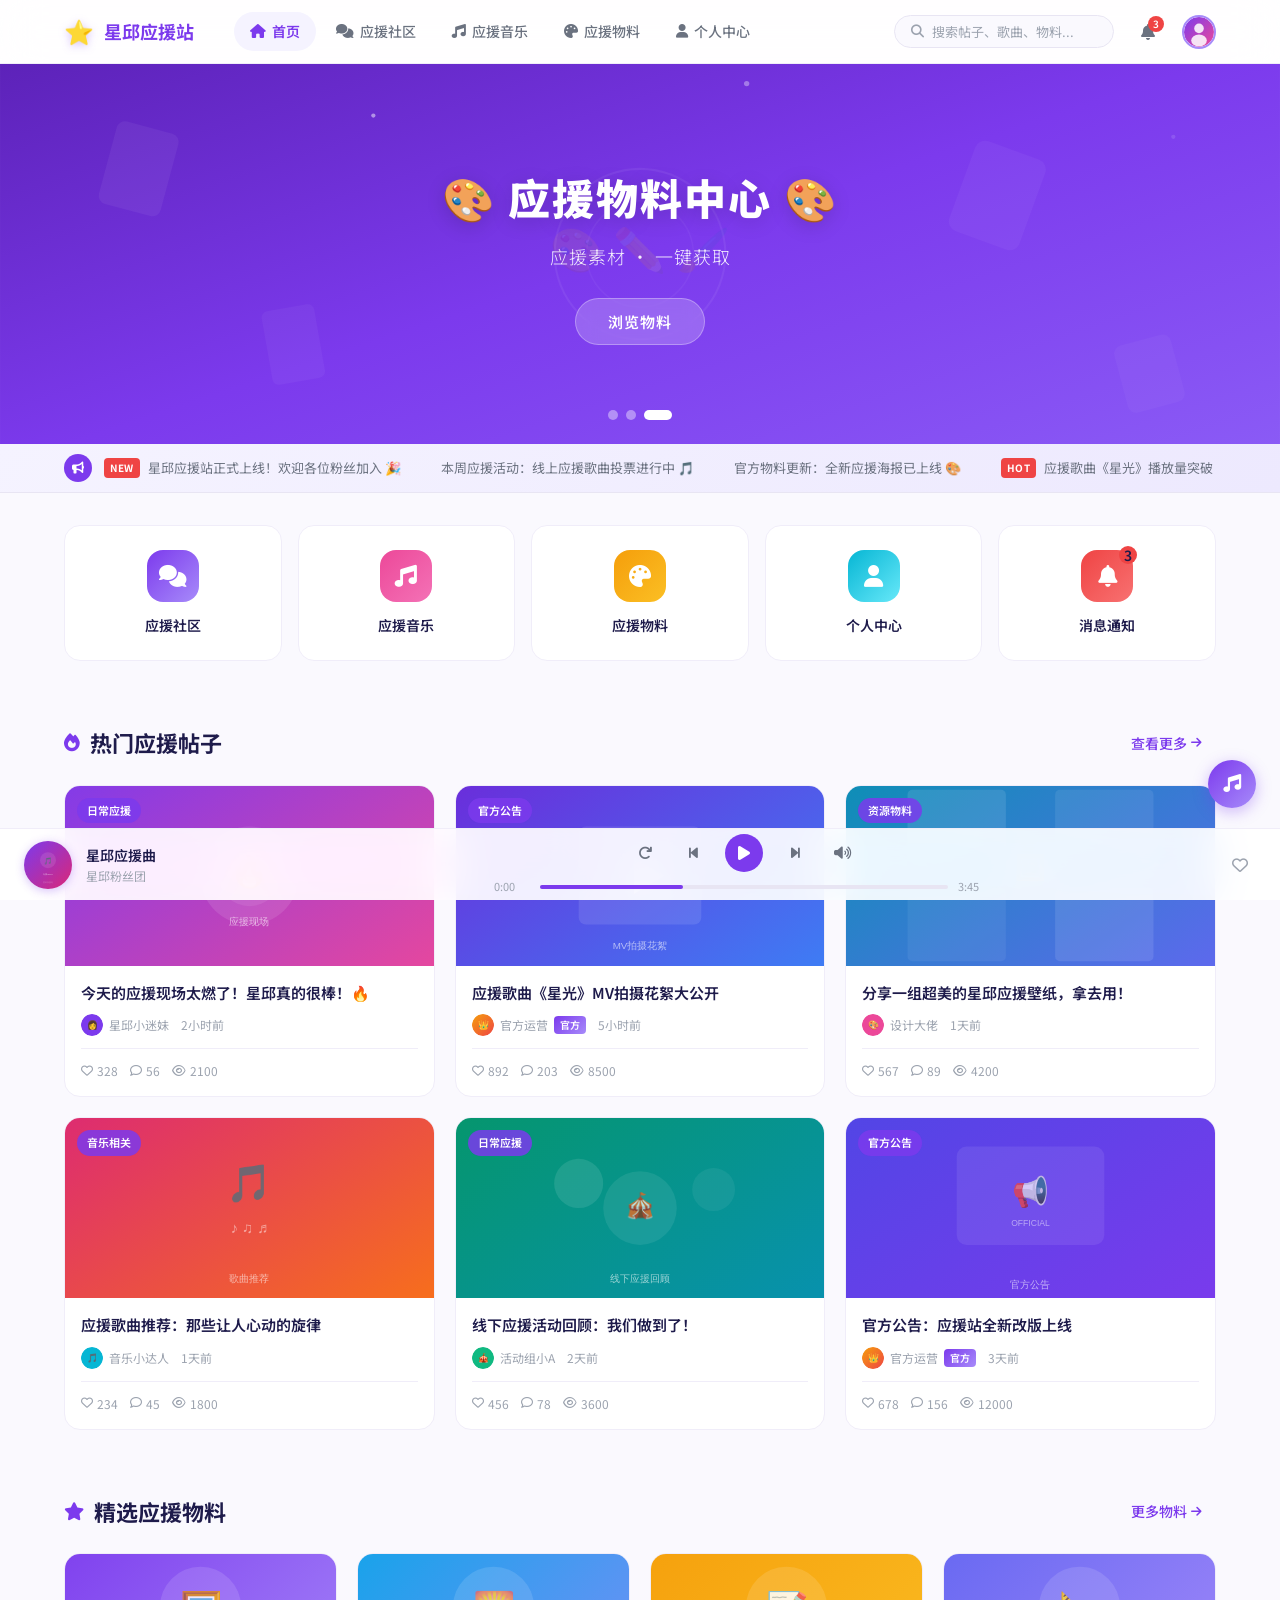
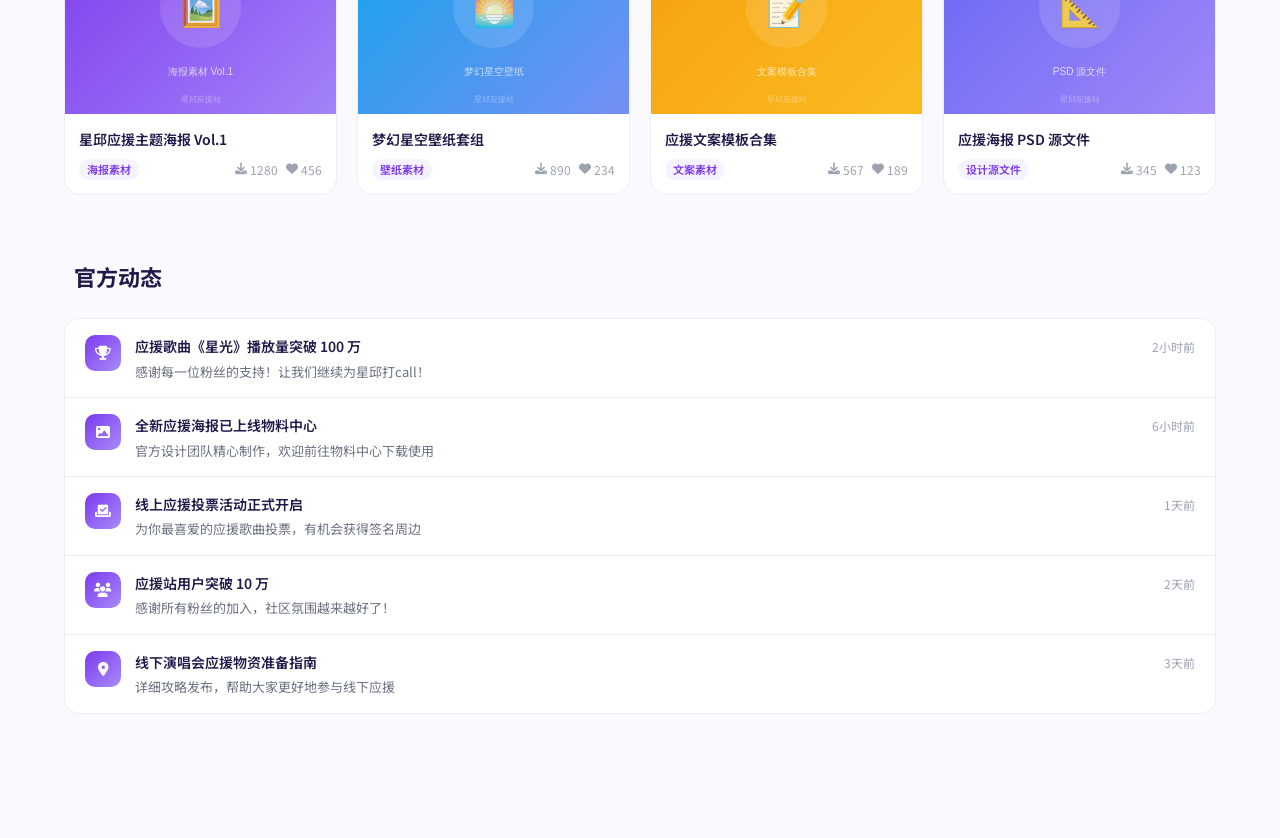
<file: demo/demo1/xingqiu-fansite/index.html>
<!DOCTYPE html>
<html lang="zh-CN">
<head>
    <meta charset="UTF-8">
    <meta name="viewport" content="width=device-width, initial-scale=1.0">
    <title>星邱应援站 ✨</title>
    <link rel="icon" href="images/favicon.svg">
    <link rel="preconnect" href="https://fonts.googleapis.com">
    <link rel="preconnect" href="https://fonts.gstatic.com" crossorigin>
    <link href="https://fonts.googleapis.com/css2?family=Noto+Sans+SC:wght@300;400;500;600;700;900&display=swap" rel="stylesheet">
    <link rel="stylesheet" href="https://cdnjs.cloudflare.com/ajax/libs/font-awesome/6.5.1/css/all.min.css">
    <link rel="stylesheet" href="css/style.css">
</head>
<body>

<!-- ===== Navbar ===== -->
<nav class="navbar" id="navbar">
    <div class="nav-container">
        <div class="nav-logo" onclick="navigateTo('home')">
            <span class="logo-icon">⭐</span>
            <span class="logo-text">星邱应援站</span>
        </div>
        <div class="nav-links">
            <a class="nav-link active" data-page="home" onclick="navigateTo('home')"><i class="fas fa-home"></i><span>首页</span></a>
            <a class="nav-link" data-page="community" onclick="navigateTo('community')"><i class="fas fa-comments"></i><span>应援社区</span></a>
            <a class="nav-link" data-page="music" onclick="navigateTo('music')"><i class="fas fa-music"></i><span>应援音乐</span></a>
            <a class="nav-link" data-page="materials" onclick="navigateTo('materials')"><i class="fas fa-palette"></i><span>应援物料</span></a>
            <a class="nav-link" data-page="profile" onclick="navigateTo('profile')"><i class="fas fa-user"></i><span>个人中心</span></a>
        </div>
        <div class="nav-right">
            <div class="search-box">
                <i class="fas fa-search"></i>
                <input type="text" placeholder="搜索帖子、歌曲、物料..." id="globalSearch" oninput="handleSearch(this.value)" onfocus="handleSearch(this.value)">
                <div class="search-dropdown" id="searchDropdown"></div>
            </div>
            <div class="nav-notification" onclick="navigateTo('messages')">
                <i class="fas fa-bell"></i>
                <span class="unread-badge" id="unreadBadge">3</span>
            </div>
            <div class="nav-user" id="navUser" onclick="toggleUserMenu()">
                <div class="user-avatar-small"><img src="images/avatar-default.svg" alt="用户"></div>
                <div class="user-dropdown" id="userDropdown">
                    <div class="dropdown-item" onclick="event.stopPropagation(); navigateTo('profile')"><i class="fas fa-user"></i> 个人中心</div>
                    <div class="dropdown-item" onclick="event.stopPropagation(); navigateTo('messages')"><i class="fas fa-bell"></i> 消息通知</div>
                    <div class="dropdown-item" onclick="event.stopPropagation(); logout()"><i class="fas fa-sign-out-alt"></i> 退出登录</div>
                </div>
            </div>
        </div>
        <button class="mobile-menu-btn" onclick="toggleMobileMenu()"><i class="fas fa-bars"></i></button>
    </div>
</nav>

<!-- Mobile Menu -->
<div class="mobile-menu" id="mobileMenu">
    <a onclick="navigateTo('home'); closeMobileMenu()"><i class="fas fa-home"></i> 首页</a>
    <a onclick="navigateTo('community'); closeMobileMenu()"><i class="fas fa-comments"></i> 应援社区</a>
    <a onclick="navigateTo('music'); closeMobileMenu()"><i class="fas fa-music"></i> 应援音乐</a>
    <a onclick="navigateTo('materials'); closeMobileMenu()"><i class="fas fa-palette"></i> 应援物料</a>
    <a onclick="navigateTo('profile'); closeMobileMenu()"><i class="fas fa-user"></i> 个人中心</a>
    <a onclick="navigateTo('messages'); closeMobileMenu()"><i class="fas fa-bell"></i> 消息通知</a>
</div>

<!-- ========== HOME ========== -->
<main class="page active" id="page-home">
    <!-- Banner -->
    <section class="banner-section">
        <div class="banner-slider" id="bannerSlider">
            <div class="banner-slide active">
                <img src="images/banner-1.svg" alt="Banner 1">
                <div class="banner-content">
                    <h1>✨ 星邱应援站 ✨</h1>
                    <p>为星光而聚，为热爱而行</p>
                    <button class="banner-btn" onclick="navigateTo('community')">加入社区</button>
                </div>
            </div>
            <div class="banner-slide">
                <img src="images/banner-2.svg" alt="Banner 2">
                <div class="banner-content">
                    <h1>🎵 应援音乐专区 🎵</h1>
                    <p>专属应援 · 声动陪伴</p>
                    <button class="banner-btn" onclick="navigateTo('music')">立即收听</button>
                </div>
            </div>
            <div class="banner-slide">
                <img src="images/banner-3.svg" alt="Banner 3">
                <div class="banner-content">
                    <h1>🎨 应援物料中心 🎨</h1>
                    <p>应援素材 · 一键获取</p>
                    <button class="banner-btn" onclick="navigateTo('materials')">浏览物料</button>
                </div>
            </div>
        </div>
        <div class="banner-dots">
            <span class="dot active" onclick="goToSlide(0)"></span>
            <span class="dot" onclick="goToSlide(1)"></span>
            <span class="dot" onclick="goToSlide(2)"></span>
        </div>
        <button class="banner-arrow banner-prev" onclick="prevSlide()"><i class="fas fa-chevron-left"></i></button>
        <button class="banner-arrow banner-next" onclick="nextSlide()"><i class="fas fa-chevron-right"></i></button>
    </section>

    <!-- Announcements -->
    <section class="announcements-bar">
        <div class="announcements-inner">
            <span class="announcement-icon"><i class="fas fa-bullhorn"></i></span>
            <div class="announcement-scroll" id="announcementScroll">
                <div class="announcement-item"><span class="announcement-new">NEW</span> 星邱应援站正式上线！欢迎各位粉丝加入 🎉</div>
                <div class="announcement-item">本周应援活动：线上应援歌曲投票进行中 🎵</div>
                <div class="announcement-item">官方物料更新：全新应援海报已上线 🎨</div>
                <div class="announcement-item"><span class="announcement-new">HOT</span> 应援歌曲《星光》播放量突破 100 万 🌟</div>
            </div>
        </div>
    </section>

    <!-- Quick Entry -->
    <section class="quick-entry">
        <div class="container">
            <div class="entry-grid animate-in">
                <div class="entry-card" onclick="navigateTo('community')">
                    <div class="entry-icon" style="background: linear-gradient(135deg, #7c3aed, #a78bfa)"><i class="fas fa-comments"></i></div>
                    <span>应援社区</span>
                </div>
                <div class="entry-card" onclick="navigateTo('music')">
                    <div class="entry-icon" style="background: linear-gradient(135deg, #ec4899, #f472b6)"><i class="fas fa-music"></i></div>
                    <span>应援音乐</span>
                </div>
                <div class="entry-card" onclick="navigateTo('materials')">
                    <div class="entry-icon" style="background: linear-gradient(135deg, #f59e0b, #fbbf24)"><i class="fas fa-palette"></i></div>
                    <span>应援物料</span>
                </div>
                <div class="entry-card" onclick="navigateTo('profile')">
                    <div class="entry-icon" style="background: linear-gradient(135deg, #06b6d4, #67e8f9)"><i class="fas fa-user"></i></div>
                    <span>个人中心</span>
                </div>
                <div class="entry-card" onclick="navigateTo('messages')">
                    <div class="entry-icon" style="background: linear-gradient(135deg, #ef4444, #f87171)">
                        <i class="fas fa-bell"></i>
                        <span class="entry-badge">3</span>
                    </div>
                    <span>消息通知</span>
                </div>
            </div>
        </div>
    </section>

    <!-- Hot Posts -->
    <section class="section">
        <div class="container">
            <div class="section-header">
                <h2><i class="fas fa-fire"></i> 热门应援帖子</h2>
                <a class="more-link" onclick="navigateTo('community')">查看更多 <i class="fas fa-arrow-right"></i></a>
            </div>
            <div class="post-grid" id="hotPosts"></div>
        </div>
    </section>

    <!-- Featured Materials -->
    <section class="section">
        <div class="container">
            <div class="section-header">
                <h2><i class="fas fa-star"></i> 精选应援物料</h2>
                <a class="more-link" onclick="navigateTo('materials')">更多物料 <i class="fas fa-arrow-right"></i></a>
            </div>
            <div class="materials-grid" id="featuredMaterials"></div>
        </div>
    </section>

    <!-- Official Dynamics -->
    <section class="section">
        <div class="container">
            <div class="section-header">
                <h2><i class="fas fa-megaphone"></i> 官方动态</h2>
            </div>
            <div class="official-dynamics" id="officialDynamics"></div>
        </div>
    </section>
</main>

<!-- ========== COMMUNITY ========== -->
<main class="page" id="page-community">
    <div class="page-header">
        <div class="container"><h1>应援社区</h1><p>粉丝交流 · 应援共创</p></div>
    </div>
    <div class="container">
        <div class="community-toolbar">
            <div class="category-tabs" id="communityTabs">
                <button class="tab active" onclick="filterCategory(this)">全部</button>
                <button class="tab" onclick="filterCategory(this)">日常应援</button>
                <button class="tab" onclick="filterCategory(this)">音乐相关</button>
                <button class="tab" onclick="filterCategory(this)">资源物料</button>
                <button class="tab" onclick="filterCategory(this)">官方公告</button>
            </div>
            <div class="toolbar-right">
                <select class="sort-select">
                    <option>热门互动</option>
                    <option>最新发布</option>
                    <option>精华帖子</option>
                </select>
                <button class="btn-primary" onclick="showPostModal()"><i class="fas fa-plus"></i> 发布帖子</button>
            </div>
        </div>
        <div class="post-list" id="postList"></div>
        <div class="load-more"><button class="btn-outline" onclick="showToast('已加载全部内容', 'info')">加载更多</button></div>
    </div>
</main>

<!-- ========== POST DETAIL ========== -->
<main class="page" id="page-post-detail">
    <div class="container">
        <div class="post-detail" id="postDetail"></div>
    </div>
</main>

<!-- ========== MUSIC ========== -->
<main class="page" id="page-music">
    <div class="page-header">
        <div class="container"><h1>应援音乐</h1><p>专属应援 · 声动陪伴</p></div>
    </div>
    <div class="container">
        <div class="music-toolbar">
            <div class="category-tabs">
                <button class="tab active" onclick="filterMusic(this)">全部歌单</button>
                <button class="tab" onclick="filterMusic(this)">官方应援歌单</button>
                <button class="tab" onclick="filterMusic(this)">粉丝共创歌单</button>
                <button class="tab" onclick="filterMusic(this)">热门单曲</button>
                <button class="tab" onclick="filterMusic(this)">新歌推荐</button>
            </div>
            <div class="toolbar-right">
                <select class="sort-select">
                    <option>播放量最高</option>
                    <option>最新发布</option>
                    <option>收藏量最高</option>
                </select>
                <button class="btn-primary" onclick="showLoginPrompt()"><i class="fas fa-plus"></i> 创建歌单</button>
            </div>
        </div>
        <div class="playlist-grid" id="playlistGrid"></div>
        <div class="section-header" style="margin-top:40px"><h2><i class="fas fa-fire"></i> 热门单曲</h2></div>
        <div class="song-list" id="songList"></div>
    </div>
</main>

<!-- ========== MATERIALS ========== -->
<main class="page" id="page-materials">
    <div class="page-header">
        <div class="container"><h1>应援物料</h1><p>应援素材 · 一键获取</p></div>
    </div>
    <div class="container">
        <div class="materials-toolbar">
            <div class="category-tabs">
                <button class="tab active" onclick="filterMaterials(this)">全部物料</button>
                <button class="tab" onclick="filterMaterials(this)">海报素材</button>
                <button class="tab" onclick="filterMaterials(this)">壁纸素材</button>
                <button class="tab" onclick="filterMaterials(this)">文案素材</button>
                <button class="tab" onclick="filterMaterials(this)">设计源文件</button>
                <button class="tab" onclick="filterMaterials(this)">官方物料</button>
            </div>
            <div class="toolbar-right">
                <select class="sort-select">
                    <option>热门推荐</option>
                    <option>最新上传</option>
                    <option>下载量最高</option>
                    <option>收藏量最高</option>
                </select>
                <button class="btn-primary" onclick="showLoginPrompt()"><i class="fas fa-upload"></i> 上传物料</button>
            </div>
        </div>
        <div class="materials-grid" id="materialsGrid"></div>
    </div>
</main>

<!-- ========== MESSAGES ========== -->
<main class="page" id="page-messages">
    <div class="page-header">
        <div class="container"><h1>消息通知</h1><p>及时获取最新应援动态</p></div>
    </div>
    <div class="container">
        <div class="messages-toolbar">
            <div class="category-tabs">
                <button class="tab active" onclick="filterMessages(this)">全部消息</button>
                <button class="tab" onclick="filterMessages(this)">系统通知</button>
                <button class="tab" onclick="filterMessages(this)">评论回复</button>
                <button class="tab" onclick="filterMessages(this)">点赞通知</button>
                <button class="tab" onclick="filterMessages(this)">@提醒</button>
            </div>
            <button class="btn-outline" onclick="markAllRead()"><i class="fas fa-check-double"></i> 全部已读</button>
        </div>
        <div class="message-list" id="messageList"></div>
    </div>
</main>

<!-- ========== PROFILE ========== -->
<main class="page" id="page-profile">
    <div class="container">
        <div class="profile-card">
            <div class="profile-bg"></div>
            <div class="profile-info">
                <div class="profile-avatar" onclick="showLoginPrompt()">
                    <div class="avatar-circle"><img src="images/avatar-default.svg" alt="头像"></div>
                </div>
                <div class="profile-details">
                    <h2>星邱粉丝</h2>
                    <p class="profile-id">ID: 888888</p>
                    <p class="profile-bio">为星邱打call的每一天都闪闪发光 ✨</p>
                </div>
                <button class="btn-outline" onclick="showLoginPrompt()"><i class="fas fa-edit"></i> 编辑资料</button>
            </div>
            <div class="profile-stats">
                <div class="stat-item"><span class="stat-num">52</span><span class="stat-label">关注</span></div>
                <div class="stat-item"><span class="stat-num">1.2k</span><span class="stat-label">粉丝</span></div>
                <div class="stat-item"><span class="stat-num">3.8k</span><span class="stat-label">获赞</span></div>
            </div>
        </div>
        <div class="profile-section">
            <div class="category-tabs">
                <button class="tab active" onclick="filterProfile(this, 'posts')">我的帖子</button>
                <button class="tab" onclick="filterProfile(this, 'comments')">我的评论</button>
                <button class="tab" onclick="filterProfile(this, 'favorites')">我的收藏</button>
                <button class="tab" onclick="filterProfile(this, 'playlists')">我的歌单</button>
            </div>
            <div class="profile-content" id="profileContent" style="min-height:120px;">
                <div class="empty-state"><i class="fas fa-file-alt"></i><p>暂无发布帖子，快去发布你的应援内容吧</p></div>
            </div>
        </div>
        <div class="profile-section">
            <h3 class="section-title"><i class="fas fa-cog"></i> 账号设置</h3>
            <div class="settings-list">
                <div class="setting-item" onclick="showLoginPrompt()"><i class="fas fa-lock"></i><span>密码修改</span><i class="fas fa-chevron-right"></i></div>
                <div class="setting-item" onclick="showLoginPrompt()"><i class="fas fa-link"></i><span>账号绑定</span><i class="fas fa-chevron-right"></i></div>
                <div class="setting-item" onclick="showLoginPrompt()"><i class="fas fa-bell"></i><span>消息通知设置</span><i class="fas fa-chevron-right"></i></div>
                <div class="setting-item" onclick="showLoginPrompt()"><i class="fas fa-shield-alt"></i><span>隐私设置</span><i class="fas fa-chevron-right"></i></div>
                <div class="setting-item danger" onclick="logout()"><i class="fas fa-sign-out-alt"></i><span>退出登录</span><i class="fas fa-chevron-right"></i></div>
            </div>
        </div>
    </div>
</main>

<!-- ========== LOGIN MODAL ========== -->
<div class="modal-overlay hidden" id="loginModal">
    <div class="modal login-modal">
        <button class="modal-close" onclick="closeModal('loginModal')"><i class="fas fa-times"></i></button>
        <div class="login-header">
            <span class="login-logo">⭐</span>
            <h2>登录星邱应援站</h2>
            <p>为星光而聚，为热爱而行</p>
        </div>
        <div class="login-tabs">
            <button class="login-tab active" onclick="switchLoginTab('login')">登录</button>
            <button class="login-tab" onclick="switchLoginTab('register')">注册</button>
        </div>
        <form class="login-form" id="loginForm" onsubmit="handleLogin(event)">
            <div class="form-group"><label><i class="fas fa-user"></i></label><input type="text" placeholder="请输入账号/手机号" required></div>
            <div class="form-group"><label><i class="fas fa-lock"></i></label><input type="password" placeholder="请输入密码" required id="loginPwd"><button type="button" class="toggle-pwd" onclick="togglePwd('loginPwd')"><i class="fas fa-eye"></i></button></div>
            <div class="form-options">
                <label class="checkbox-label"><input type="checkbox" checked> 记住登录状态</label>
                <a class="forgot-link" onclick="switchLoginTab('forgot')">忘记密码？</a>
            </div>
            <button type="submit" class="btn-primary btn-full">登 录</button>
        </form>
        <form class="login-form hidden" id="registerForm" onsubmit="handleRegister(event)">
            <div class="form-group"><label><i class="fas fa-phone"></i></label><input type="tel" placeholder="请输入手机号" required></div>
            <div class="form-group"><label><i class="fas fa-lock"></i></label><input type="password" placeholder="请设置密码（6位以上含字母数字）" required minlength="6"></div>
            <div class="form-group"><label><i class="fas fa-lock"></i></label><input type="password" placeholder="请确认密码" required></div>
            <div class="form-group"><label><i class="fas fa-user"></i></label><input type="text" placeholder="请输入昵称（不超过12字）" maxlength="12" required></div>
            <button type="submit" class="btn-primary btn-full">注 册</button>
        </form>
        <form class="login-form hidden" id="forgotForm" onsubmit="handleForgot(event)">
            <div class="form-group"><label><i class="fas fa-phone"></i></label><input type="tel" placeholder="请输入注册手机号" required></div>
            <div class="form-group"><label><i class="fas fa-lock"></i></label><input type="password" placeholder="请设置新密码" required minlength="6"></div>
            <div class="form-group"><label><i class="fas fa-lock"></i></label><input type="password" placeholder="请确认新密码" required></div>
            <button type="submit" class="btn-primary btn-full">重置密码</button>
            <p style="text-align:center;margin-top:12px"><a class="forgot-link" onclick="switchLoginTab('login')">返回登录</a></p>
        </form>
    </div>
</div>

<!-- ========== POST MODAL ========== -->
<div class="modal-overlay hidden" id="postModal">
    <div class="modal post-modal">
        <button class="modal-close" onclick="closeModal('postModal')"><i class="fas fa-times"></i></button>
        <h2><i class="fas fa-edit"></i> 发布应援帖子</h2>
        <form onsubmit="handlePost(event)">
            <div class="form-group" style="position:relative">
                <input type="text" placeholder="请输入帖子标题（不超过30字）" maxlength="30" required id="postTitle" oninput="document.getElementById('titleCount').textContent=this.value.length">
                <span class="char-count"><span id="titleCount">0</span>/30</span>
            </div>
            <div class="form-group"><textarea placeholder="请输入帖子内容..." rows="6" required id="postContent"></textarea></div>
            <div class="form-group">
                <label class="form-label">上传图片（最多9张）</label>
                <div class="image-upload-area" onclick="document.getElementById('imageInput').click()">
                    <i class="fas fa-cloud-upload-alt"></i>
                    <p>点击上传图片</p>
                    <span>支持 jpg、png、gif，单张不超过5M</span>
                </div>
                <input type="file" id="imageInput" multiple accept="image/*" style="display:none">
            </div>
            <div class="form-group">
                <label class="form-label">选择分类</label>
                <div class="category-select">
                    <label><input type="radio" name="postCategory" value="daily" checked> 日常应援</label>
                    <label><input type="radio" name="postCategory" value="music"> 音乐相关</label>
                    <label><input type="radio" name="postCategory" value="resources"> 资源物料</label>
                    <label><input type="radio" name="postCategory" value="official"> 官方公告</label>
                </div>
            </div>
            <div class="modal-actions">
                <button type="button" class="btn-outline" onclick="closeModal('postModal')">取消</button>
                <button type="submit" class="btn-primary">发布</button>
            </div>
        </form>
    </div>
</div>

<!-- ========== LOGIN PROMPT ========== -->
<div class="modal-overlay hidden" id="loginPrompt">
    <div class="modal prompt-modal">
        <div class="prompt-icon">🔒</div>
        <h3>请登录后再进行操作</h3>
        <p>登录后可使用发帖、评论、收藏等完整功能</p>
        <div class="modal-actions">
            <button class="btn-outline" onclick="closeModal('loginPrompt')">取消</button>
            <button class="btn-primary" onclick="closeModal('loginPrompt'); showModal('loginModal')">立即登录</button>
        </div>
    </div>
</div>

<!-- ========== GLOBAL PLAYER ========== -->
<div class="global-player" id="globalPlayer">
    <div class="player-left">
        <div class="player-cover"><div class="cover-disc" id="coverDisc"><img src="images/playlist-1.svg" alt="封面" id="playerCoverImg"></div></div>
        <div class="player-song-info">
            <div class="player-song-name" id="playerSongName">星邱应援曲</div>
            <div class="player-song-artist" id="playerSongArtist">星邱粉丝团</div>
        </div>
    </div>
    <div class="player-center">
        <div class="player-controls">
            <button onclick="togglePlayMode()" title="播放模式"><i class="fas fa-redo" id="playModeIcon"></i></button>
            <button onclick="prevSong()"><i class="fas fa-step-backward"></i></button>
            <button class="play-btn" onclick="togglePlay()" id="playBtn"><i class="fas fa-play"></i></button>
            <button onclick="nextSong()"><i class="fas fa-step-forward"></i></button>
            <button onclick="toggleMute()" title="音量"><i class="fas fa-volume-up" id="volumeIcon"></i></button>
        </div>
        <div class="player-progress">
            <span class="time" id="currentTime">0:00</span>
            <div class="progress-bar" onclick="seekTo(event)" id="progressBar">
                <div class="progress-fill" id="progressFill"></div>
                <div class="progress-dot" id="progressDot"></div>
            </div>
            <span class="time" id="totalTime">3:45</span>
        </div>
    </div>
    <div class="player-right">
        <button class="player-fav" onclick="toggleFavSong()" id="favSongBtn"><i class="far fa-heart"></i></button>
    </div>
</div>

<!-- FAB -->
<div class="fab" id="fab" onclick="togglePlay()"><i class="fas fa-music" id="fabIcon"></i></div>

<!-- Back to Top -->
<button class="back-to-top hidden" id="backToTop" onclick="scrollToTop()"><i class="fas fa-chevron-up"></i></button>

<!-- Toast -->
<div class="toast-container" id="toastContainer"></div>

<script src="js/app.js"></script>
</body>
</html>
</file>
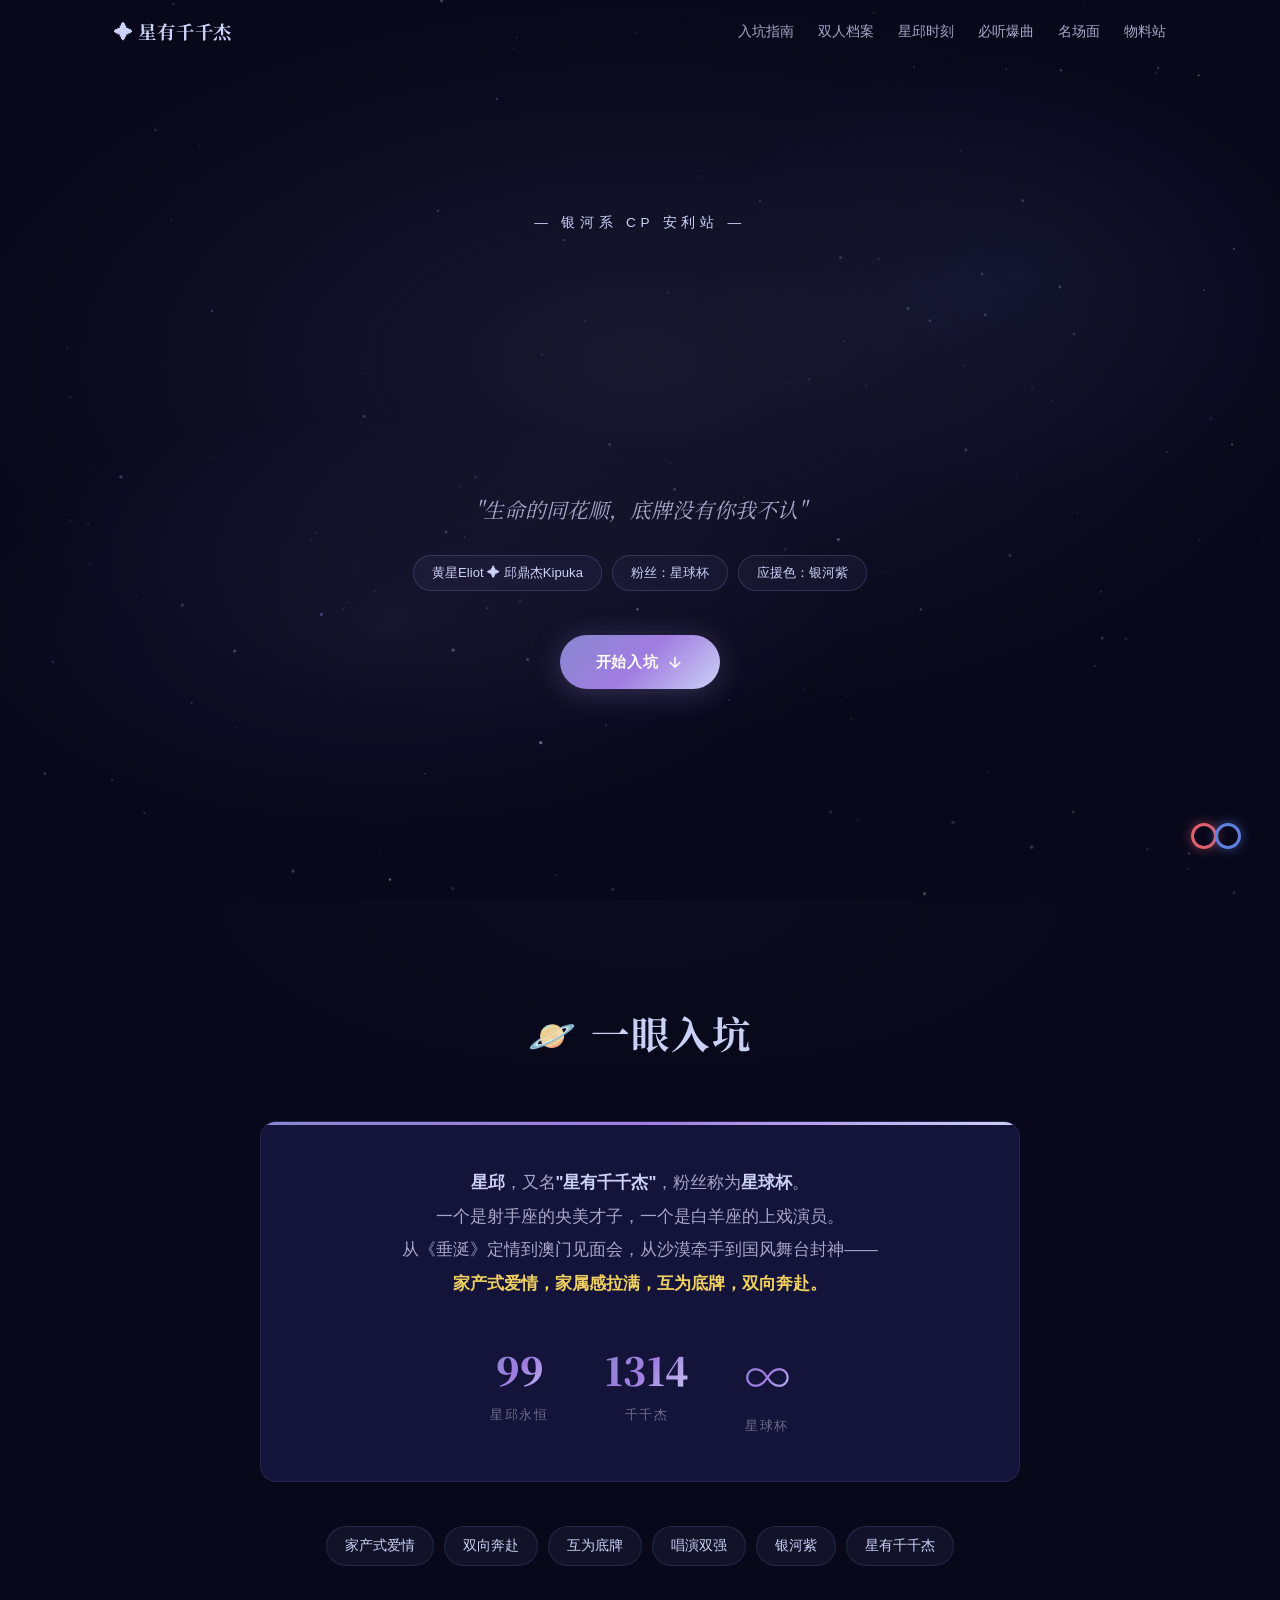
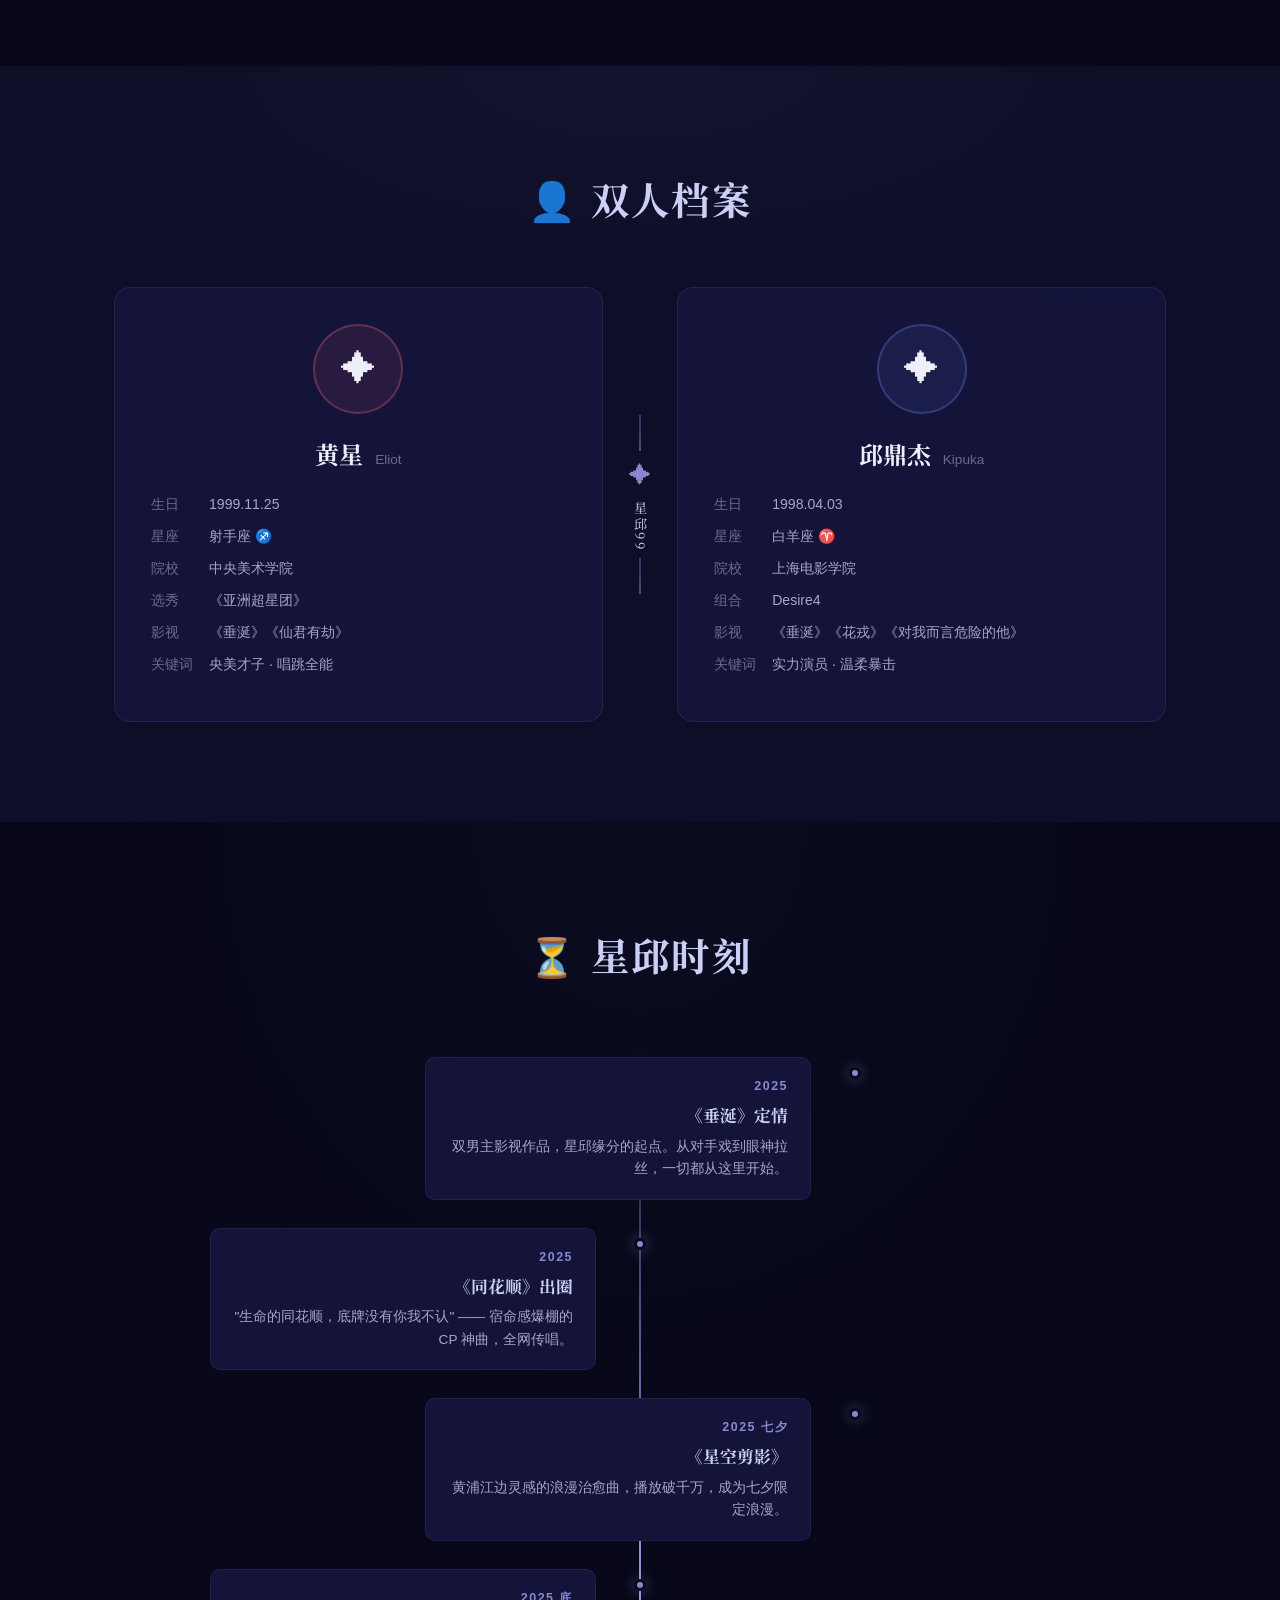
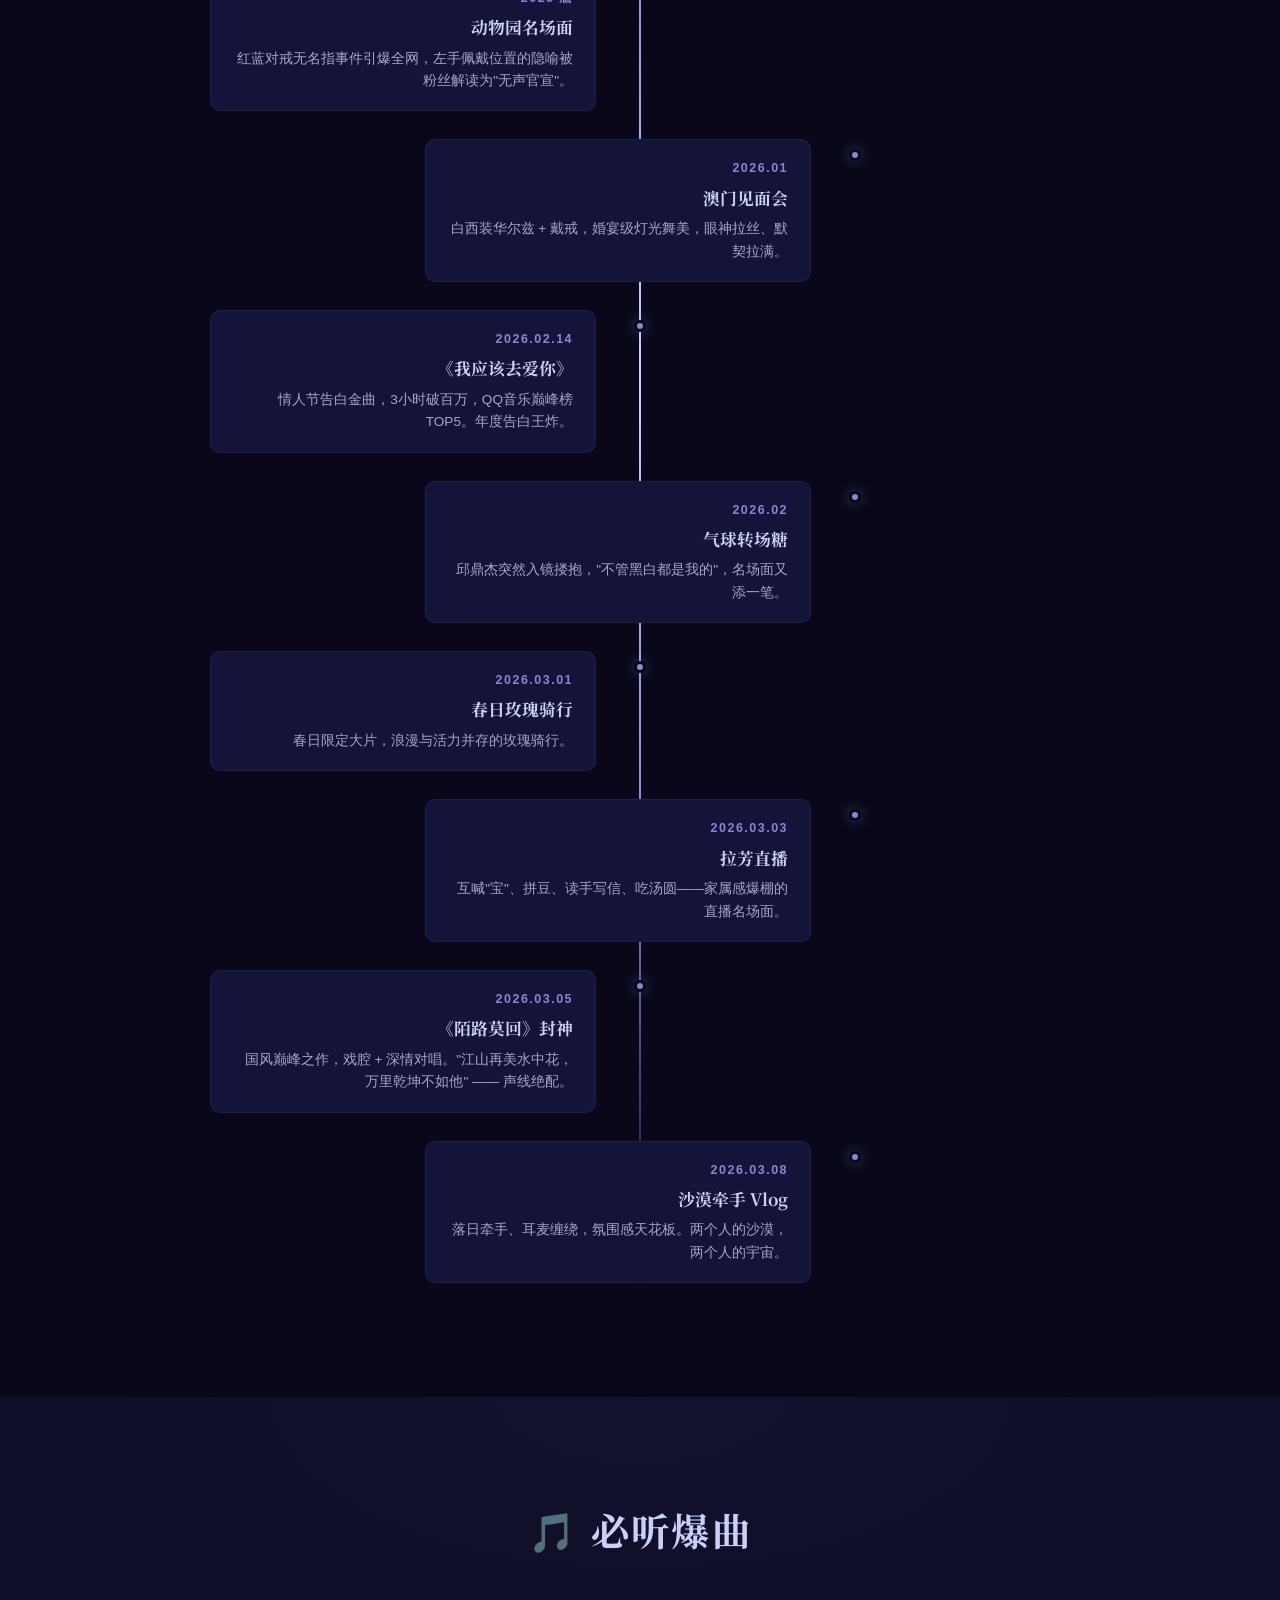
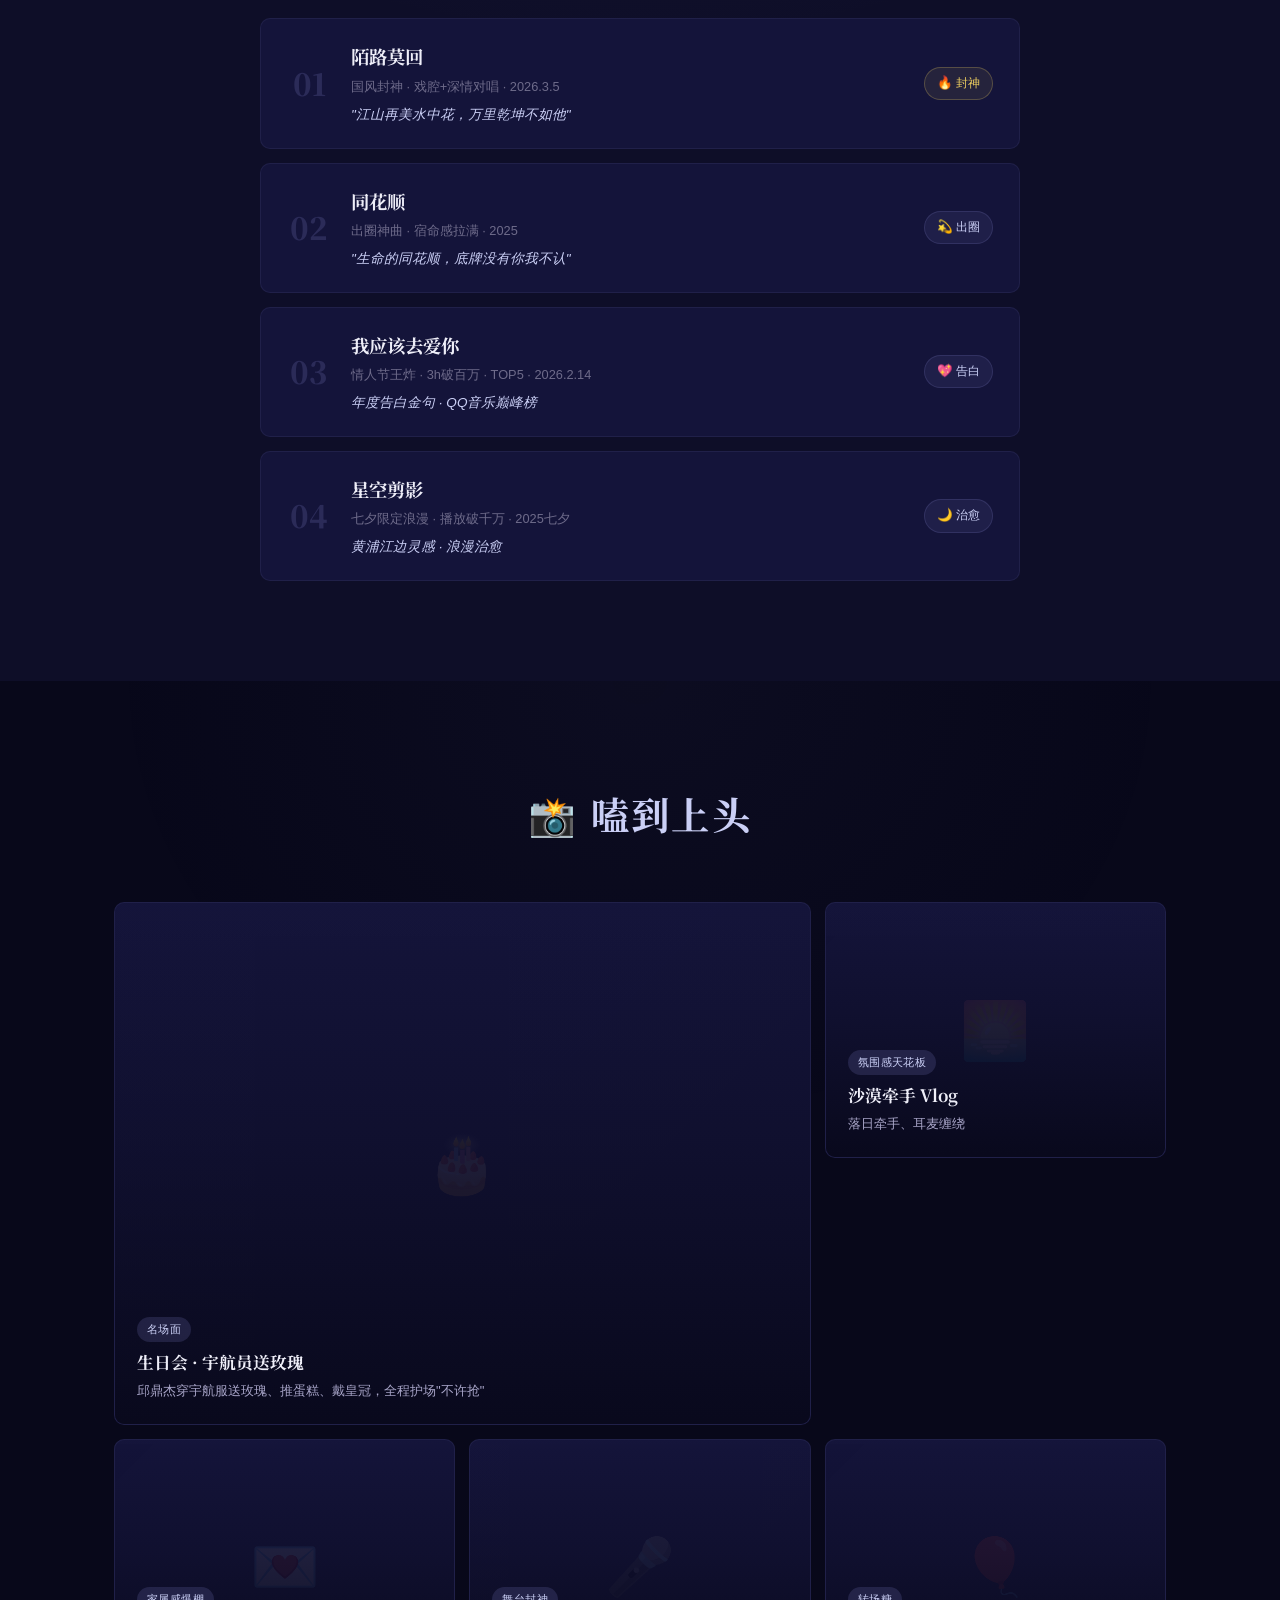
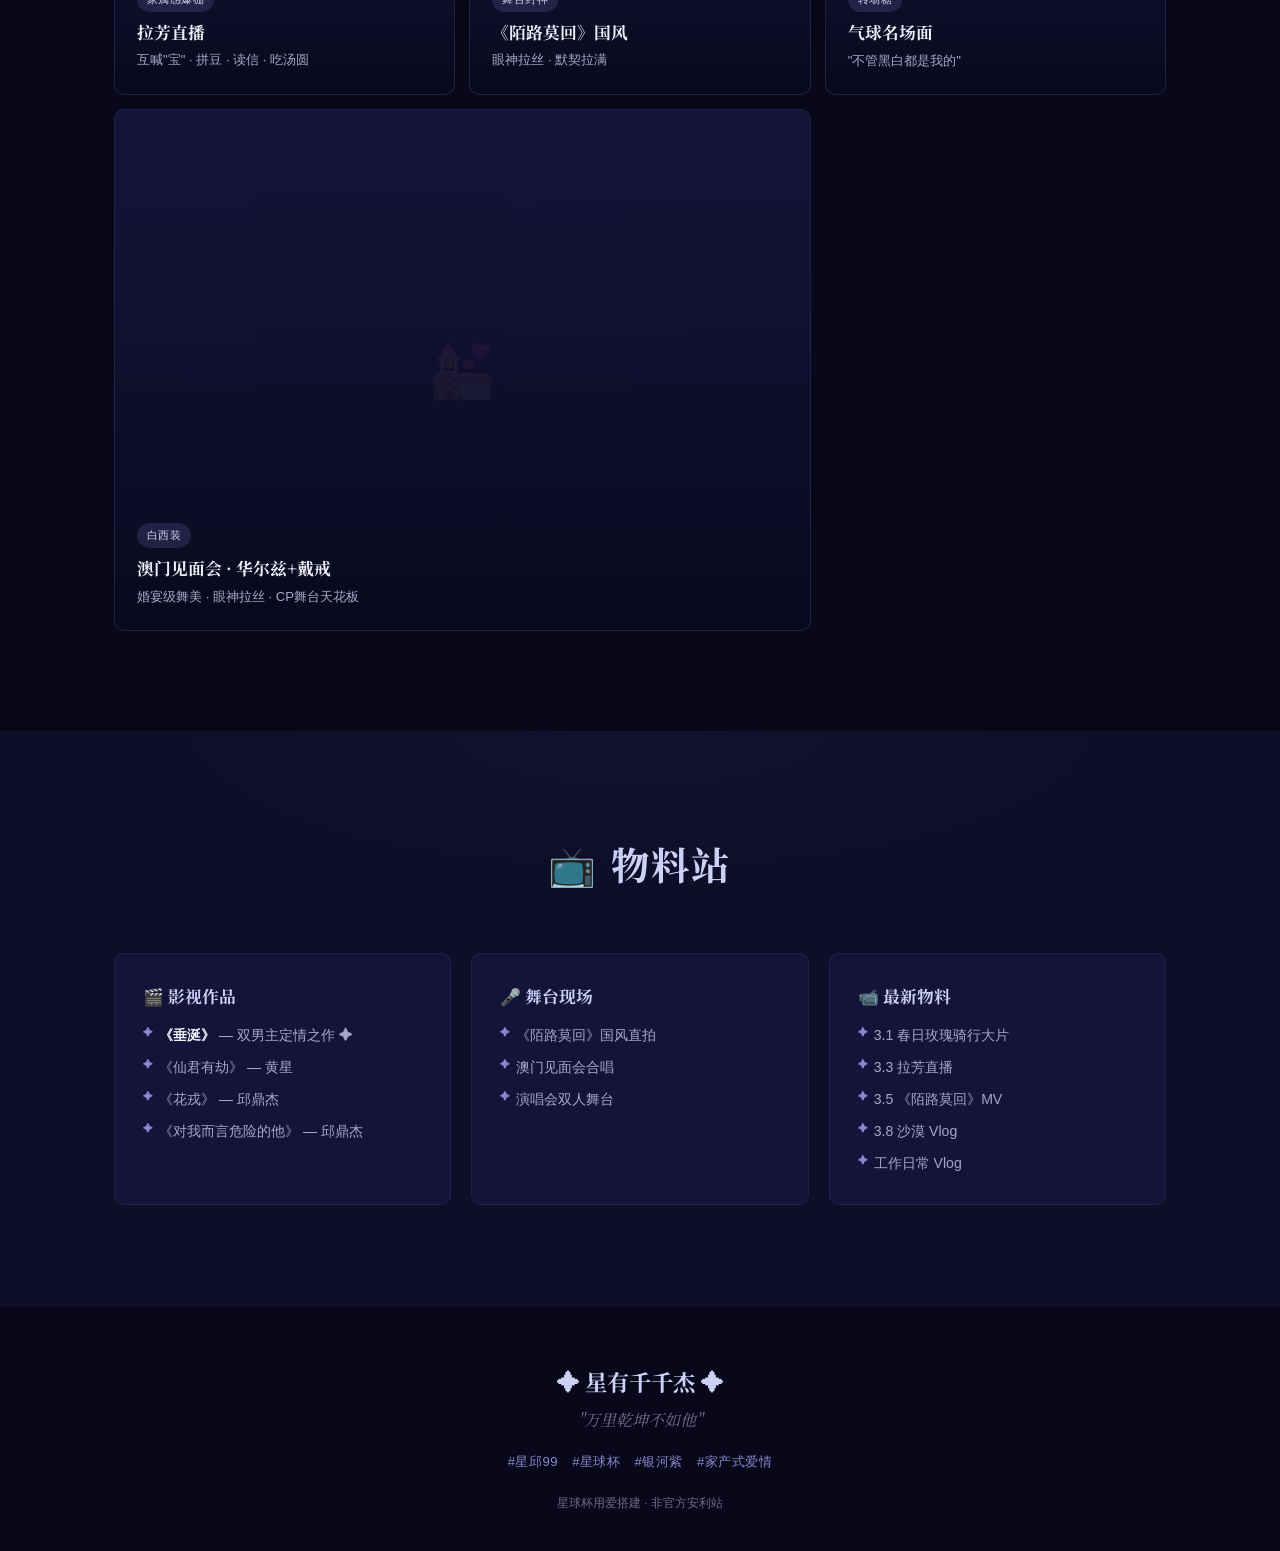
<file: index .html>
<!DOCTYPE html>
<html lang="zh-CN">
<head>
<meta charset="UTF-8">
<meta name="viewport" content="width=device-width, initial-scale=1.0">
<title>星有千千杰 ✦ 星邱CP安利站</title>
<link rel="preconnect" href="https://fonts.googleapis.com">
<link rel="preconnect" href="https://fonts.gstatic.com" crossorigin>
<link href="https://fonts.googleapis.com/css2?family=Noto+Serif+SC:wght@400;600;700;900&display=swap" rel="stylesheet">
<style>
/* ========== RESET & VARIABLES ========== */
*,*::before,*::after{margin:0;padding:0;box-sizing:border-box}
:root{
  --p1:#8888D0;--p2:#CCD1F7;--p3:#E9E8F0;
  --bg:#08081a;--bg2:#0e0e28;--card:#14143a;--card-h:#1c1c50;
  --txt:#eeeef8;--txt2:#a8a5c8;--txt3:#6e6b8a;
  --gold:#f0d060;
  --grad:linear-gradient(135deg,#8888D0,#a07ce0,#CCD1F7);
  --serif:'Noto Serif SC','Source Han Serif SC','STSong',serif;
  --sans:-apple-system,BlinkMacSystemFont,'Segoe UI','PingFang SC','Microsoft YaHei',sans-serif;
}
html{scroll-behavior:smooth;overflow-x:hidden}
body{font-family:var(--sans);background:var(--bg);color:var(--txt);line-height:1.7;-webkit-font-smoothing:antialiased;overflow-x:hidden}
::selection{background:rgba(136,136,208,.4);color:#fff}
a{color:inherit;text-decoration:none}

/* ========== STARFIELD ========== */
#starfield{position:fixed;inset:0;z-index:0;pointer-events:none}

/* ========== NAV ========== */
nav{position:fixed;top:0;left:0;right:0;z-index:100;padding:16px 0;transition:.3s}
nav.scrolled{background:rgba(8,8,26,.88);backdrop-filter:blur(20px);border-bottom:1px solid rgba(136,136,208,.12);padding:10px 0}
.nav-inner{max-width:1100px;margin:0 auto;padding:0 24px;display:flex;align-items:center;justify-content:space-between}
.nav-logo{font-family:var(--serif);font-size:1.15rem;font-weight:700;color:var(--p2);letter-spacing:.04em}
.nav-links{display:flex;gap:24px}
.nav-links a{color:var(--txt2);font-size:.88rem;transition:.3s;position:relative}
.nav-links a:hover{color:var(--p2)}
.nav-links a::after{content:'';position:absolute;bottom:-3px;left:0;right:0;height:2px;background:var(--grad);transform:scaleX(0);transition:.3s}
.nav-links a:hover::after{transform:scaleX(1)}
.nav-btn{display:none;background:none;border:none;cursor:pointer;flex-direction:column;gap:5px;padding:4px}
.nav-btn span{width:22px;height:2px;background:var(--p2);border-radius:2px;transition:.3s}
.mob{display:none;position:fixed;inset:0;z-index:99;background:rgba(8,8,26,.96);backdrop-filter:blur(24px);flex-direction:column;align-items:center;justify-content:center;gap:28px}
.mob.on{display:flex}
.mob a{font-family:var(--serif);font-size:1.5rem;font-weight:600;color:var(--p2);transition:.3s}
.mob a:hover{color:var(--gold)}

/* ========== HERO ========== */
#hero{position:relative;min-height:100vh;display:flex;align-items:center;justify-content:center;overflow:hidden;z-index:1}
#hero::before{content:'';position:absolute;inset:0;background:radial-gradient(ellipse 80% 60% at 50% 40%,rgba(136,136,208,.12) 0%,transparent 70%),radial-gradient(ellipse 60% 40% at 30% 70%,rgba(160,124,224,.08) 0%,transparent 60%),radial-gradient(ellipse 50% 50% at 80% 30%,rgba(96,128,224,.06) 0%,transparent 50%);animation:neb 80s linear infinite}
@keyframes neb{to{transform:rotate(360deg)}}
.hero-inner{position:relative;z-index:2;text-align:center;padding:0 24px}
.hero-sub{font-size:.85rem;color:var(--p2);letter-spacing:.35em;margin-bottom:20px;opacity:0;animation:fu .8s .3s forwards}
.hero-title{font-family:var(--serif);font-size:clamp(3rem,11vw,8rem);font-weight:900;letter-spacing:.12em;margin-bottom:20px;background:var(--grad);-webkit-background-clip:text;-webkit-text-fill-color:transparent;background-clip:text;filter:drop-shadow(0 0 60px rgba(136,136,208,.25))}
.hero-title span{display:inline-block;opacity:0;animation:cr .5s forwards}
.hero-title span:nth-child(1){animation-delay:.4s}.hero-title span:nth-child(2){animation-delay:.55s}.hero-title span:nth-child(3){animation-delay:.7s}.hero-title span:nth-child(4){animation-delay:.85s}.hero-title span:nth-child(5){animation-delay:1s}
@keyframes cr{0%{opacity:0;transform:translateY(40px) scale(.7);filter:blur(12px)}100%{opacity:1;transform:translateY(0) scale(1);filter:blur(0)}}
.hero-lyric{font-family:var(--serif);font-size:clamp(.95rem,2.2vw,1.3rem);color:var(--txt2);font-style:italic;margin-bottom:28px;opacity:0;animation:fu .8s 1.2s forwards}
.hero-tags{display:flex;flex-wrap:wrap;gap:10px;justify-content:center;margin-bottom:44px;opacity:0;animation:fu .8s 1.4s forwards}
.ht{padding:6px 18px;border:1px solid rgba(136,136,208,.25);border-radius:100px;font-size:.82rem;color:var(--p2);background:rgba(136,136,208,.06)}
.hero-cta{display:inline-flex;align-items:center;gap:8px;padding:14px 36px;background:var(--grad);color:#fff;border-radius:100px;font-weight:600;font-size:.95rem;letter-spacing:.04em;opacity:0;animation:fu .8s 1.6s forwards;transition:.3s;box-shadow:0 4px 30px rgba(136,136,208,.3)}
.hero-cta:hover{transform:translateY(-3px);box-shadow:0 8px 40px rgba(136,136,208,.5)}
.hero-cta svg{animation:bd 2s infinite}
@keyframes bd{0%,100%{transform:translateY(0)}50%{transform:translateY(4px)}}
@keyframes fu{from{opacity:0;transform:translateY(18px)}to{opacity:1;transform:translateY(0)}}

/* rings */
.rings{position:absolute;bottom:36px;right:36px;z-index:10;cursor:pointer;opacity:0;animation:fu .8s 2s forwards;transition:.3s;width:56px;height:56px}
.rings:hover{transform:scale(1.15)}
.rr,.rb{position:absolute;width:26px;height:26px;border-radius:50%;border:3px solid;top:50%;transform:translateY(-50%);transition:.4s}
.rr{left:3px;border-color:#e06070;box-shadow:0 0 12px rgba(224,96,112,.5)}
.rb{right:3px;border-color:#6080e0;box-shadow:0 0 12px rgba(96,128,224,.5)}
.rings.on .rr{left:14px;box-shadow:0 0 24px rgba(224,96,112,.8)}
.rings.on .rb{right:14px;box-shadow:0 0 24px rgba(96,128,224,.8)}

/* ========== SECTION COMMON ========== */
.sec{position:relative;z-index:1;padding:100px 0}
.sec:nth-child(even){background:var(--bg2)}
.sec::before{content:'';position:absolute;inset:0;background:radial-gradient(ellipse 60% 40% at 50% 0%,rgba(136,136,208,.04) 0%,transparent 70%);pointer-events:none}
.wrap{max-width:1100px;margin:0 auto;padding:0 24px}
.stitle{font-family:var(--serif);font-size:clamp(1.7rem,4vw,2.4rem);font-weight:700;text-align:center;margin-bottom:56px;color:var(--p2);letter-spacing:.06em}

/* ========== ABOUT ========== */
.intro{background:var(--card);border:1px solid rgba(136,136,208,.12);border-radius:16px;padding:44px;text-align:center;max-width:760px;margin:0 auto 44px;position:relative;overflow:hidden}
.intro::before{content:'';position:absolute;top:0;left:0;right:0;height:3px;background:var(--grad)}
.intro p{font-size:1.05rem;line-height:2;color:var(--txt2)}
.intro strong{color:var(--p2)}
.hl{color:var(--gold);font-weight:600}
.stats{display:flex;justify-content:center;gap:56px;margin-top:36px}
.stat-n{font-family:var(--serif);font-size:2.4rem;font-weight:900;background:var(--grad);-webkit-background-clip:text;-webkit-text-fill-color:transparent;background-clip:text}
.stat-l{font-size:.82rem;color:var(--txt3);margin-top:2px;letter-spacing:.12em}
.kws{display:flex;flex-wrap:wrap;gap:10px;justify-content:center;max-width:660px;margin:0 auto}
.kw{padding:7px 18px;background:rgba(136,136,208,.08);border:1px solid rgba(136,136,208,.18);border-radius:100px;font-size:.88rem;color:var(--p2);transition:.3s;cursor:default;opacity:0;transform:translateY(12px)}
.kw.v{opacity:1;transform:translateY(0)}
.kw:hover{background:rgba(136,136,208,.18);transform:translateY(-2px);box-shadow:0 4px 18px rgba(136,136,208,.18)}

/* ========== PROFILES ========== */
.pgrid{display:flex;align-items:center;gap:20px}
.pcard{flex:1;background:var(--card);border:1px solid rgba(136,136,208,.12);border-radius:16px;padding:36px;position:relative;overflow:hidden;transition:.35s}
.pcard:hover{transform:translateY(-4px);border-color:rgba(136,136,208,.28);box-shadow:0 16px 50px rgba(136,136,208,.1)}
.pglow{position:absolute;top:-60%;width:180px;height:180px;border-radius:50%;filter:blur(80px);opacity:.12;transition:.4s}
.pcard:hover .pglow{opacity:.22}
.phx .pglow{left:-40px;background:#e06070}
.pqd .pglow{right:-40px;background:#6080e0}
.pav{text-align:center;margin-bottom:20px}
.pavc{width:90px;height:90px;border-radius:50%;display:inline-flex;align-items:center;justify-content:center;font-size:2.2rem;border:2px solid rgba(136,136,208,.25)}
.phx .pavc{background:rgba(224,96,112,.1);border-color:rgba(224,96,112,.3)}
.pqd .pavc{background:rgba(96,128,224,.1);border-color:rgba(96,128,224,.3)}
.pinfo h3{font-family:var(--serif);font-size:1.5rem;font-weight:700;text-align:center;margin-bottom:18px}
.en{font-family:var(--sans);font-size:.85rem;font-weight:400;color:var(--txt3);margin-left:6px}
.dr{display:flex;gap:10px;font-size:.88rem;margin-bottom:8px}
.dr .lb{color:var(--txt3);min-width:48px;flex-shrink:0}
.dr .lb+span{color:var(--txt2)}
.bridge{display:flex;flex-direction:column;align-items:center;gap:6px;padding:0 6px}
.bl{width:2px;height:36px;background:var(--grad);opacity:.35}
.bs{font-size:1.4rem;color:var(--p1);animation:pulse 3s infinite}
@keyframes pulse{0%,100%{opacity:.5;transform:scale(1)}50%{opacity:1;transform:scale(1.15)}}
.bt{font-family:var(--serif);font-size:.82rem;color:var(--p2);letter-spacing:.2em;writing-mode:vertical-rl}

/* ========== TIMELINE ========== */
.tl{position:relative;max-width:860px;margin:0 auto}
.tl-line{position:absolute;left:50%;top:0;bottom:0;width:2px;background:linear-gradient(180deg,transparent,var(--p1),var(--p2),var(--p1),transparent);transform:translateX(-50%)}
.ti{position:relative;width:50%;padding:14px 0;opacity:0;transform:translateY(28px);transition:all .55s ease}
.ti.v{opacity:1;transform:translateY(0)}
.tl .ti{padding-right:44px;text-align:right}
.tr .ti{margin-left:50%;padding-left:44px}
.td{position:absolute;width:12px;height:12px;border-radius:50%;background:var(--p1);border:3px solid var(--bg);top:24px;z-index:2;box-shadow:0 0 14px rgba(136,136,208,.45)}
.tl .ti .td{right:-6px}
.tr .ti .td{left:-6px}
.tc{background:var(--card);border:1px solid rgba(136,136,208,.1);border-radius:10px;padding:18px 22px;transition:.3s}
.tc:hover{border-color:rgba(136,136,208,.28);box-shadow:0 6px 28px rgba(136,136,208,.08)}
.tdate{font-size:.78rem;color:var(--p1);font-weight:600;letter-spacing:.12em;margin-bottom:4px}
.tc h4{font-family:var(--serif);font-size:1.05rem;color:var(--p2);margin-bottom:6px}
.tc p{font-size:.85rem;color:var(--txt2);line-height:1.65}

/* ========== MUSIC ========== */
.ml{max-width:760px;margin:0 auto;display:flex;flex-direction:column;gap:14px}
.mc{display:flex;align-items:center;gap:20px;background:var(--card);border:1px solid rgba(136,136,208,.1);border-radius:10px;padding:22px 26px;transition:.35s;cursor:default;opacity:0;transform:translateX(-16px)}
.mc.v{opacity:1;transform:translateX(0)}
.mc:hover{border-color:rgba(136,136,208,.28);background:var(--card-h);transform:translateX(4px);box-shadow:0 6px 28px rgba(136,136,208,.08)}
.mr{font-family:var(--serif);font-size:1.9rem;font-weight:900;color:rgba(136,136,208,.2);min-width:44px;text-align:center;transition:.3s}
.mc:hover .mr{color:var(--p1)}
.mi{flex:1}
.mi h4{font-family:var(--serif);font-size:1.15rem;color:var(--txt);margin-bottom:3px}
.md{font-size:.8rem;color:var(--txt3);margin-bottom:5px}
.mq{font-size:.85rem;color:var(--p2);font-style:italic}
.mb{padding:5px 12px;border-radius:100px;font-size:.78rem;background:rgba(136,136,208,.1);border:1px solid rgba(136,136,208,.18);color:var(--p2);white-space:nowrap}
.mb.hot{background:rgba(240,208,96,.08);border-color:rgba(240,208,96,.25);color:var(--gold)}

/* ========== MOMENTS ========== */
.mog{display:grid;grid-template-columns:repeat(3,1fr);gap:14px}
.mo{position:relative;background:var(--card);border:1px solid rgba(136,136,208,.1);border-radius:10px;overflow:hidden;aspect-ratio:4/3;cursor:default;transition:.35s}
.mo.lg{grid-column:span 2}
.mo:hover{transform:translateY(-4px);border-color:rgba(136,136,208,.28);box-shadow:0 10px 36px rgba(136,136,208,.12)}
.moi{position:absolute;inset:0;display:flex;flex-direction:column;justify-content:flex-end;padding:22px;background:linear-gradient(0deg,rgba(8,8,26,.92) 0%,rgba(8,8,26,.35) 55%,transparent 100%);z-index:2;transition:.3s}
.moe{position:absolute;inset:0;display:flex;align-items:center;justify-content:center;font-size:3.5rem;opacity:.1;background:linear-gradient(135deg,rgba(136,136,208,.04),rgba(136,136,208,.01))}
.mot{display:inline-block;padding:3px 10px;border-radius:100px;font-size:.7rem;background:rgba(136,136,208,.18);color:var(--p2);margin-bottom:6px;align-self:flex-start;letter-spacing:.04em}
.moi h4{font-family:var(--serif);font-size:1.05rem;color:var(--txt);margin-bottom:3px}
.moi p{font-size:.82rem;color:var(--txt2)}

/* ========== WORKS ========== */
.wg{display:grid;grid-template-columns:repeat(3,1fr);gap:20px}
.wc{background:var(--card);border:1px solid rgba(136,136,208,.1);border-radius:10px;padding:28px;transition:.3s}
.wc:hover{border-color:rgba(136,136,208,.28);transform:translateY(-2px)}
.wc h3{font-family:var(--serif);font-size:1.05rem;color:var(--p2);margin-bottom:14px}
.wc ul{list-style:none;display:flex;flex-direction:column;gap:8px}
.wc li{font-size:.88rem;color:var(--txt2);padding-left:16px;position:relative}
.wc li::before{content:'✦';position:absolute;left:0;color:var(--p1);font-size:.65rem}
.wc li strong{color:var(--txt)}

/* ========== FOOTER ========== */
footer{position:relative;z-index:1;padding:56px 0 36px;border-top:1px solid rgba(136,136,208,.08)}
.fc{text-align:center}
.fc-cp{font-family:var(--serif);font-size:1.4rem;font-weight:700;color:var(--p2);margin-bottom:6px}
.fc-q{font-family:var(--serif);font-style:italic;color:var(--txt3);margin-bottom:18px}
.fc-tags{display:flex;gap:14px;justify-content:center;margin-bottom:20px;flex-wrap:wrap}
.fc-tags span{font-size:.82rem;color:var(--p1);letter-spacing:.04em}
.fc-note{font-size:.78rem;color:var(--txt3)}

/* ========== BTT ========== */
.btt{position:fixed;bottom:28px;right:28px;width:42px;height:42px;border-radius:50%;background:rgba(136,136,208,.18);border:1px solid rgba(136,136,208,.25);color:var(--p2);cursor:pointer;z-index:50;display:flex;align-items:center;justify-content:center;opacity:0;transform:translateY(16px);transition:.3s;backdrop-filter:blur(10px)}
.btt.on{opacity:1;transform:translateY(0)}
.btt:hover{background:var(--p1);color:#fff;transform:translateY(-2px)}

/* ========== RESPONSIVE ========== */
@media(max-width:768px){
  .nav-links{display:none}.nav-btn{display:flex}
  .pgrid{flex-direction:column}
  .bridge{flex-direction:row;padding:10px 0}
  .bl{width:36px;height:2px}
  .bt{writing-mode:horizontal-tb}
  .tl-line{left:18px}
  .ti,.tl .ti,.tr .ti{width:100%;padding-left:44px;padding-right:0;text-align:left;margin-left:0}
  .tl .ti .td,.tr .ti .td{left:11px;right:auto}
  .mog{grid-template-columns:1fr}
  .mo.lg{grid-column:span 1}
  .wg{grid-template-columns:1fr}
  .stats{gap:28px}
  .mc{flex-direction:column;text-align:center;gap:10px}
  .mb{align-self:center}
}
</style>
</head>
<body>

<!-- STARFIELD -->
<canvas id="starfield"></canvas>

<!-- NAV -->
<nav id="nav">
  <div class="nav-inner">
    <a href="#hero" class="nav-logo">✦ 星有千千杰</a>
    <div class="nav-links">
      <a href="#about">入坑指南</a>
      <a href="#profiles">双人档案</a>
      <a href="#timeline">星邱时刻</a>
      <a href="#music">必听爆曲</a>
      <a href="#moments">名场面</a>
      <a href="#works">物料站</a>
    </div>
    <button class="nav-btn" id="navBtn"><span></span><span></span><span></span></button>
  </div>
</nav>
<div class="mob" id="mob">
  <a href="#about">入坑指南</a>
  <a href="#profiles">双人档案</a>
  <a href="#timeline">星邱时刻</a>
  <a href="#music">必听爆曲</a>
  <a href="#moments">名场面</a>
  <a href="#works">物料站</a>
</div>

<!-- HERO -->
<section id="hero">
  <div class="hero-inner">
    <div class="hero-sub">— 银河系 CP 安利站 —</div>
    <h1 class="hero-title">
      <span>星</span><span>有</span><span>千</span><span>千</span><span>杰</span>
    </h1>
    <p class="hero-lyric">"生命的同花顺，底牌没有你我不认"</p>
    <div class="hero-tags">
      <span class="ht">黄星Eliot ✦ 邱鼎杰Kipuka</span>
      <span class="ht">粉丝：星球杯</span>
      <span class="ht">应援色：银河紫</span>
    </div>
    <a href="#about" class="hero-cta">
      <span>开始入坑</span>
      <svg width="18" height="18" viewBox="0 0 24 24" fill="none" stroke="currentColor" stroke-width="2"><path d="M12 5v14M5 12l7 7 7-7"/></svg>
    </a>
  </div>
  <div class="rings" id="rings" title="✦">
    <div class="rr"></div><div class="rb"></div>
  </div>
</section>

<!-- ABOUT -->
<section id="about" class="sec">
  <div class="wrap">
    <h2 class="stitle">🪐 一眼入坑</h2>
    <div class="intro">
      <p>
        <strong>星邱</strong>，又名<strong>"星有千千杰"</strong>，粉丝称为<strong>星球杯</strong>。<br>
        一个是射手座的央美才子，一个是白羊座的上戏演员。<br>
        从《垂涎》定情到澳门见面会，从沙漠牵手到国风舞台封神——<br>
        <span class="hl">家产式爱情，家属感拉满，互为底牌，双向奔赴。</span>
      </p>
      <div class="stats">
        <div><div class="stat-n" data-c="99">0</div><div class="stat-l">星邱永恒</div></div>
        <div><div class="stat-n" data-c="1314">0</div><div class="stat-l">千千杰</div></div>
        <div><div class="stat-n" style="font-size:2.8rem">∞</div><div class="stat-l">星球杯</div></div>
      </div>
    </div>
    <div class="kws">
      <span class="kw">家产式爱情</span>
      <span class="kw">双向奔赴</span>
      <span class="kw">互为底牌</span>
      <span class="kw">唱演双强</span>
      <span class="kw">银河紫</span>
      <span class="kw">星有千千杰</span>
    </div>
  </div>
</section>

<!-- PROFILES -->
<section id="profiles" class="sec">
  <div class="wrap">
    <h2 class="stitle">👤 双人档案</h2>
    <div class="pgrid">
      <div class="pcard phx">
        <div class="pglow"></div>
        <div class="pav"><div class="pavc">✦</div></div>
        <div class="pinfo">
          <h3>黄星 <span class="en">Eliot</span></h3>
          <div class="dr"><span class="lb">生日</span><span>1999.11.25</span></div>
          <div class="dr"><span class="lb">星座</span><span>射手座 ♐</span></div>
          <div class="dr"><span class="lb">院校</span><span>中央美术学院</span></div>
          <div class="dr"><span class="lb">选秀</span><span>《亚洲超星团》</span></div>
          <div class="dr"><span class="lb">影视</span><span>《垂涎》《仙君有劫》</span></div>
          <div class="dr"><span class="lb">关键词</span><span>央美才子 · 唱跳全能</span></div>
        </div>
      </div>
      <div class="bridge">
        <div class="bl"></div>
        <div class="bs">✦</div>
        <div class="bt">星邱99</div>
        <div class="bl"></div>
      </div>
      <div class="pcard pqd">
        <div class="pglow"></div>
        <div class="pav"><div class="pavc">✦</div></div>
        <div class="pinfo">
          <h3>邱鼎杰 <span class="en">Kipuka</span></h3>
          <div class="dr"><span class="lb">生日</span><span>1998.04.03</span></div>
          <div class="dr"><span class="lb">星座</span><span>白羊座 ♈</span></div>
          <div class="dr"><span class="lb">院校</span><span>上海电影学院</span></div>
          <div class="dr"><span class="lb">组合</span><span>Desire4</span></div>
          <div class="dr"><span class="lb">影视</span><span>《垂涎》《花戎》《对我而言危险的他》</span></div>
          <div class="dr"><span class="lb">关键词</span><span>实力演员 · 温柔暴击</span></div>
        </div>
      </div>
    </div>
  </div>
</section>

<!-- TIMELINE -->
<section id="timeline" class="sec">
  <div class="wrap">
    <h2 class="stitle">⏳ 星邱时刻</h2>
    <div class="tl">
      <div class="tl-line"></div>
      <div class="ti tl"><div class="td"></div><div class="tc"><div class="tdate">2025</div><h4>《垂涎》定情</h4><p>双男主影视作品，星邱缘分的起点。从对手戏到眼神拉丝，一切都从这里开始。</p></div></div>
      <div class="ti tr"><div class="td"></div><div class="tc"><div class="tdate">2025</div><h4>《同花顺》出圈</h4><p>"生命的同花顺，底牌没有你我不认" —— 宿命感爆棚的 CP 神曲，全网传唱。</p></div></div>
      <div class="ti tl"><div class="td"></div><div class="tc"><div class="tdate">2025 七夕</div><h4>《星空剪影》</h4><p>黄浦江边灵感的浪漫治愈曲，播放破千万，成为七夕限定浪漫。</p></div></div>
      <div class="ti tr"><div class="td"></div><div class="tc"><div class="tdate">2025 底</div><h4>动物园名场面</h4><p>红蓝对戒无名指事件引爆全网，左手佩戴位置的隐喻被粉丝解读为"无声官宣"。</p></div></div>
      <div class="ti tl"><div class="td"></div><div class="tc"><div class="tdate">2026.01</div><h4>澳门见面会</h4><p>白西装华尔兹 + 戴戒，婚宴级灯光舞美，眼神拉丝、默契拉满。</p></div></div>
      <div class="ti tr"><div class="td"></div><div class="tc"><div class="tdate">2026.02.14</div><h4>《我应该去爱你》</h4><p>情人节告白金曲，3小时破百万，QQ音乐巅峰榜 TOP5。年度告白王炸。</p></div></div>
      <div class="ti tl"><div class="td"></div><div class="tc"><div class="tdate">2026.02</div><h4>气球转场糖</h4><p>邱鼎杰突然入镜搂抱，"不管黑白都是我的"，名场面又添一笔。</p></div></div>
      <div class="ti tr"><div class="td"></div><div class="tc"><div class="tdate">2026.03.01</div><h4>春日玫瑰骑行</h4><p>春日限定大片，浪漫与活力并存的玫瑰骑行。</p></div></div>
      <div class="ti tl"><div class="td"></div><div class="tc"><div class="tdate">2026.03.03</div><h4>拉芳直播</h4><p>互喊"宝"、拼豆、读手写信、吃汤圆——家属感爆棚的直播名场面。</p></div></div>
      <div class="ti tr"><div class="td"></div><div class="tc"><div class="tdate">2026.03.05</div><h4>《陌路莫回》封神</h4><p>国风巅峰之作，戏腔 + 深情对唱。"江山再美水中花，万里乾坤不如他" —— 声线绝配。</p></div></div>
      <div class="ti tl"><div class="td"></div><div class="tc"><div class="tdate">2026.03.08</div><h4>沙漠牵手 Vlog</h4><p>落日牵手、耳麦缠绕，氛围感天花板。两个人的沙漠，两个人的宇宙。</p></div></div>
    </div>
  </div>
</section>

<!-- MUSIC -->
<section id="music" class="sec">
  <div class="wrap">
    <h2 class="stitle">🎵 必听爆曲</h2>
    <div class="ml">
      <div class="mc"><div class="mr">01</div><div class="mi"><h4>陌路莫回</h4><div class="md">国风封神 · 戏腔+深情对唱 · 2026.3.5</div><div class="mq">"江山再美水中花，万里乾坤不如他"</div></div><div class="mb hot">🔥 封神</div></div>
      <div class="mc"><div class="mr">02</div><div class="mi"><h4>同花顺</h4><div class="md">出圈神曲 · 宿命感拉满 · 2025</div><div class="mq">"生命的同花顺，底牌没有你我不认"</div></div><div class="mb">💫 出圈</div></div>
      <div class="mc"><div class="mr">03</div><div class="mi"><h4>我应该去爱你</h4><div class="md">情人节王炸 · 3h破百万 · TOP5 · 2026.2.14</div><div class="mq">年度告白金句 · QQ音乐巅峰榜</div></div><div class="mb">💖 告白</div></div>
      <div class="mc"><div class="mr">04</div><div class="mi"><h4>星空剪影</h4><div class="md">七夕限定浪漫 · 播放破千万 · 2025七夕</div><div class="mq">黄浦江边灵感 · 浪漫治愈</div></div><div class="mb">🌙 治愈</div></div>
    </div>
  </div>
</section>

<!-- MOMENTS -->
<section id="moments" class="sec">
  <div class="wrap">
    <h2 class="stitle">📸 嗑到上头</h2>
    <div class="mog">
      <div class="mo lg"><div class="moi"><span class="mot">名场面</span><h4>生日会 · 宇航员送玫瑰</h4><p>邱鼎杰穿宇航服送玫瑰、推蛋糕、戴皇冠，全程护场"不许抢"</p></div><div class="moe">🎂</div></div>
      <div class="mo"><div class="moi"><span class="mot">氛围感天花板</span><h4>沙漠牵手 Vlog</h4><p>落日牵手、耳麦缠绕</p></div><div class="moe">🌅</div></div>
      <div class="mo"><div class="moi"><span class="mot">家属感爆棚</span><h4>拉芳直播</h4><p>互喊"宝" · 拼豆 · 读信 · 吃汤圆</p></div><div class="moe">💌</div></div>
      <div class="mo"><div class="moi"><span class="mot">舞台封神</span><h4>《陌路莫回》国风</h4><p>眼神拉丝 · 默契拉满</p></div><div class="moe">🎤</div></div>
      <div class="mo"><div class="moi"><span class="mot">转场糖</span><h4>气球名场面</h4><p>"不管黑白都是我的"</p></div><div class="moe">🎈</div></div>
      <div class="mo lg"><div class="moi"><span class="mot">白西装</span><h4>澳门见面会 · 华尔兹+戴戒</h4><p>婚宴级舞美 · 眼神拉丝 · CP舞台天花板</p></div><div class="moe">💒</div></div>
    </div>
  </div>
</section>

<!-- WORKS -->
<section id="works" class="sec">
  <div class="wrap">
    <h2 class="stitle">📺 物料站</h2>
    <div class="wg">
      <div class="wc"><h3>🎬 影视作品</h3><ul><li><strong>《垂涎》</strong> — 双男主定情之作 ✦</li><li>《仙君有劫》 — 黄星</li><li>《花戎》 — 邱鼎杰</li><li>《对我而言危险的他》 — 邱鼎杰</li></ul></div>
      <div class="wc"><h3>🎤 舞台现场</h3><ul><li>《陌路莫回》国风直拍</li><li>澳门见面会合唱</li><li>演唱会双人舞台</li></ul></div>
      <div class="wc"><h3>📹 最新物料</h3><ul><li>3.1 春日玫瑰骑行大片</li><li>3.3 拉芳直播</li><li>3.5 《陌路莫回》MV</li><li>3.8 沙漠 Vlog</li><li>工作日常 Vlog</li></ul></div>
    </div>
  </div>
</section>

<!-- FOOTER -->
<footer>
  <div class="wrap">
    <div class="fc">
      <div class="fc-cp">✦ 星有千千杰 ✦</div>
      <p class="fc-q">"万里乾坤不如他"</p>
      <div class="fc-tags"><span>#星邱99</span><span>#星球杯</span><span>#银河紫</span><span>#家产式爱情</span></div>
      <p class="fc-note">星球杯用爱搭建 · 非官方安利站</p>
    </div>
  </div>
</footer>

<!-- BTT -->
<button class="btt" id="btt" aria-label="top">
  <svg width="18" height="18" viewBox="0 0 24 24" fill="none" stroke="currentColor" stroke-width="2"><path d="M12 19V5M5 12l7-7 7 7"/></svg>
</button>

<script>
/* ===== STARFIELD ===== */
!function(){const c=document.getElementById('starfield'),x=c.getContext('2d');let s=[],sh=[];const N=180;
function rs(){c.width=innerWidth;c.height=innerHeight}
function cs(){s=[];for(let i=0;i<N;i++)s.push({x:Math.random()*c.width,y:Math.random()*c.height,r:Math.random()*1.4+.3,a:Math.random()*.7+.2,sp:Math.random()*.25+.04,tp:Math.random()*6.28,ts:Math.random()*.018+.004,
col:Math.random()>.7?'rgba(136,136,208,'+(Math.random()*.5+.2)+')':Math.random()>.5?'rgba(204,209,247,'+(Math.random()*.4+.2)+')':'rgba(233,232,240,'+(Math.random()*.35+.25)+')'})}
function ss(){if(Math.random()>.004)return;sh.push({x:Math.random()*c.width,y:0,l:Math.random()*70+30,sp:Math.random()*7+3,a:1,ag:Math.PI/4+Math.random()*.3})}
function d(){x.clearRect(0,0,c.width,c.height);
s.forEach(p=>{p.tp+=p.ts;const tw=(Math.sin(p.tp)+1)/2,al=p.a*(.4+tw*.6);
x.beginPath();x.arc(p.x,p.y,p.r,0,6.28);x.globalAlpha=al;x.fillStyle=p.col;x.fill();
if(p.r>1){const g=x.createRadialGradient(p.x,p.y,0,p.x,p.y,p.r*3);g.addColorStop(0,'rgba(136,136,208,.12)');g.addColorStop(1,'rgba(136,136,208,0)');x.beginPath();x.arc(p.x,p.y,p.r*3,0,6.28);x.fillStyle=g;x.globalAlpha=al*.4;x.fill()}
p.y+=p.sp*.08;if(p.y>c.height+5){p.y=-5;p.x=Math.random()*c.width}});
ss();sh=sh.filter(w=>{w.x+=Math.cos(w.ag)*w.sp;w.y+=Math.sin(w.ag)*w.sp;w.a-=.012;
x.globalAlpha=w.a;x.strokeStyle='rgba(204,209,247,.7)';x.lineWidth=1.5;x.beginPath();x.moveTo(w.x,w.y);x.lineTo(w.x-Math.cos(w.ag)*w.l,w.y-Math.sin(w.ag)*w.l);x.stroke();
x.beginPath();x.arc(w.x,w.y,1.5,0,6.28);x.fillStyle='#fff';x.globalAlpha=w.a;x.fill();
return w.a>0&&w.x<c.width+80&&w.y<c.height+80});
x.globalAlpha=1;requestAnimationFrame(d)}
rs();cs();d();addEventListener('resize',()=>{rs();cs()})}();

/* ===== NAV ===== */
const nav=document.getElementById('nav'),btt=document.getElementById('btt');
addEventListener('scroll',()=>{
  nav.classList.toggle('scrolled',scrollY>40);
  btt.classList.toggle('on',scrollY>400);
});
btt.onclick=()=>scrollTo({top:0,behavior:'smooth'});

/* ===== MOBILE ===== */
const nb=document.getElementById('navBtn'),mb=document.getElementById('mob');
nb.onclick=()=>mb.classList.toggle('on');
mb.querySelectorAll('a').forEach(a=>a.onclick=()=>mb.classList.remove('on'));

/* ===== RINGS ===== */
document.getElementById('rings').onclick=function(){
  this.classList.toggle('on');
  if(this.classList.contains('on')){const r=this.getBoundingClientRect();fw(r.left+28,r.top+28)}
};
function fw(px,py){for(let i=0;i<18;i++){const d=document.createElement('div');d.style.cssText='position:fixed;left:'+px+'px;top:'+py+'px;width:4px;height:4px;border-radius:50%;background:'+(Math.random()>.5?'#e06070':'#6080e0')+';pointer-events:none;z-index:1000';document.body.appendChild(d);const a=6.28*i/18,v=45+Math.random()*70;d.animate([{transform:'translate(0,0) scale(1)',opacity:1},{transform:'translate('+Math.cos(a)*v+'px,'+Math.sin(a)*v+'px) scale(0)',opacity:0}],{duration:700+Math.random()*300,easing:'cubic-bezier(0,.9,.3,1)'}).onfinish=()=>d.remove()}}

/* ===== SCROLL REVEAL ===== */
const ob=new IntersectionObserver(es=>es.forEach(e=>{if(e.isIntersecting)e.target.classList.add('v')}),{threshold:.12,rootMargin:'0px 0px -40px 0px'});
document.querySelectorAll('.ti').forEach(el=>ob.observe(el));
document.querySelectorAll('.mc').forEach((el,i)=>{el.style.transitionDelay=i*.08+'s';ob.observe(el)});
document.querySelectorAll('.kw').forEach((el,i)=>{el.style.transitionDelay=i*.08+'s';ob.observe(el)});

/* ===== COUNTERS ===== */
const so=new IntersectionObserver(es=>es.forEach(e=>{if(e.isIntersecting){animateC();so.unobserve(e.target)}}),{threshold:.5});
const st=document.querySelector('.stats');if(st)so.observe(st);
function animateC(){document.querySelectorAll('[data-c]').forEach(el=>{const t=+el.dataset.c,d=1800,s=performance.now();
!function f(n){const p=Math.min((n-s)/d,1),e=p===1?1:1-Math.pow(2,-10*p);el.textContent=Math.round(e*t);if(p<1)requestAnimationFrame(f)}(performance.now())})}

/* ===== SMOOTH ANCHOR ===== */
document.querySelectorAll('a[href^="#"]').forEach(a=>a.onclick=function(e){e.preventDefault();const t=document.querySelector(this.getAttribute('href'));if(t)scrollTo({top:t.getBoundingClientRect().top+scrollY-65,behavior:'smooth'})});
</script>
</body>
</html>
</file>
<file: demo/demo1/xingqiu-fansite/css/style.css>
/* ===== CSS Variables & Reset ===== */
:root {
    --primary: #7c3aed;
    --primary-light: #a78bfa;
    --primary-dark: #5b21b6;
    --primary-bg: #f5f3ff;
    --accent-pink: #ec4899;
    --accent-amber: #f59e0b;
    --accent-cyan: #06b6d4;
    --accent-red: #ef4444;
    --accent-green: #10b981;
    --bg: #faf9fe;
    --bg-card: #ffffff;
    --bg-hover: #f3f0ff;
    --text-primary: #1e1b4b;
    --text-secondary: #6b7280;
    --text-muted: #9ca3af;
    --border: #e8e5f3;
    --border-light: #f0edf9;
    --shadow-sm: 0 1px 3px rgba(124,58,237,0.06);
    --shadow-md: 0 4px 14px rgba(124,58,237,0.08);
    --shadow-lg: 0 10px 30px rgba(124,58,237,0.12);
    --shadow-xl: 0 20px 50px rgba(124,58,237,0.15);
    --radius-sm: 8px;
    --radius-md: 12px;
    --radius-lg: 16px;
    --radius-xl: 20px;
    --radius-full: 9999px;
    --transition: all 0.25s cubic-bezier(0.4, 0, 0.2, 1);
    --nav-height: 64px;
    --player-height: 72px;
}
*, *::before, *::after { margin:0; padding:0; box-sizing:border-box; }
html { scroll-behavior: smooth; }
body {
    font-family: 'Noto Sans SC', -apple-system, BlinkMacSystemFont, sans-serif;
    background: var(--bg);
    color: var(--text-primary);
    line-height: 1.6;
    -webkit-font-smoothing: antialiased;
    padding-top: var(--nav-height);
    padding-bottom: calc(var(--player-height) + 20px);
}
a { text-decoration: none; color: inherit; cursor: pointer; }
button { cursor: pointer; font-family: inherit; border: none; background: none; }
img { display: block; max-width: 100%; }
.container { max-width: 1200px; margin: 0 auto; padding: 0 24px; }

/* Scrollbar */
::-webkit-scrollbar { width: 6px; }
::-webkit-scrollbar-track { background: transparent; }
::-webkit-scrollbar-thumb { background: var(--primary-light); border-radius: 3px; }

/* Animations */
@keyframes fadeInUp {
    from { opacity: 0; transform: translateY(20px); }
    to { opacity: 1; transform: translateY(0); }
}
@keyframes slideDown {
    from { opacity: 0; transform: translateY(-10px); }
    to { opacity: 1; transform: translateY(0); }
}
@keyframes spin {
    from { transform: rotate(0deg); }
    to { transform: rotate(360deg); }
}
@keyframes toastIn {
    from { opacity: 0; transform: translateX(50px); }
    to { opacity: 1; transform: translateX(0); }
}
@keyframes toastOut {
    from { opacity: 1; transform: translateX(0); }
    to { opacity: 0; transform: translateX(50px); }
}
@keyframes scrollLeft {
    0% { transform: translateX(0); }
    100% { transform: translateX(-50%); }
}
@keyframes shimmer {
    0% { background-position: -200% 0; }
    100% { background-position: 200% 0; }
}
.animate-in { animation: fadeInUp 0.5s ease-out forwards; }

/* ===== Navbar ===== */
.navbar {
    position: fixed; top: 0; left: 0; right: 0; z-index: 1000;
    height: var(--nav-height);
    background: rgba(255,255,255,0.85);
    backdrop-filter: blur(20px) saturate(1.8);
    -webkit-backdrop-filter: blur(20px) saturate(1.8);
    border-bottom: 1px solid var(--border-light);
    transition: var(--transition);
}
.navbar.scrolled { box-shadow: var(--shadow-md); }
.nav-container {
    max-width: 1200px; margin: 0 auto; padding: 0 24px;
    height: 100%; display: flex; align-items: center; gap: 8px;
}
.nav-logo {
    display: flex; align-items: center; gap: 10px; cursor: pointer;
    font-weight: 700; font-size: 18px; color: var(--primary); flex-shrink: 0;
}
.nav-logo .logo-icon { font-size: 24px; filter: drop-shadow(0 2px 4px rgba(124,58,237,0.3)); }
.nav-links { display: flex; align-items: center; gap: 4px; margin-left: 32px; flex-shrink: 0; }
.nav-link {
    display: flex; align-items: center; gap: 6px;
    padding: 8px 16px; border-radius: var(--radius-full);
    font-size: 14px; font-weight: 500; color: var(--text-secondary);
    transition: var(--transition);
}
.nav-link i { font-size: 14px; }
.nav-link:hover { color: var(--primary); background: var(--bg-hover); }
.nav-link.active { color: var(--primary); background: var(--primary-bg); font-weight: 600; }
.nav-right { margin-left: auto; display: flex; align-items: center; gap: 16px; }

/* Search */
.search-box {
    position: relative; display: flex; align-items: center;
    background: var(--bg); border: 1px solid var(--border);
    border-radius: var(--radius-full); padding: 6px 16px;
    transition: var(--transition); width: 220px;
}
.search-box:focus-within {
    border-color: var(--primary-light); box-shadow: 0 0 0 3px rgba(124,58,237,0.1); width: 280px;
}
.search-box i { color: var(--text-muted); font-size: 13px; margin-right: 8px; }
.search-box input {
    border: none; background: none; outline: none; font-size: 13px;
    color: var(--text-primary); width: 100%; font-family: inherit;
}
.search-box input::placeholder { color: var(--text-muted); }
.search-dropdown {
    position: absolute; top: calc(100% + 8px); left: 0; right: 0;
    background: var(--bg-card); border-radius: var(--radius-md);
    box-shadow: var(--shadow-lg); border: 1px solid var(--border);
    display: none; overflow: hidden; z-index: 100;
}
.search-dropdown.show { display: block; animation: slideDown 0.2s ease; }
.search-result-item {
    padding: 10px 16px; cursor: pointer; font-size: 13px;
    display: flex; align-items: center; gap: 10px; transition: var(--transition);
}
.search-result-item:hover { background: var(--bg-hover); }
.search-result-item i { color: var(--primary-light); width: 16px; }

/* Notification */
.nav-notification {
    position: relative; width: 36px; height: 36px;
    display: flex; align-items: center; justify-content: center;
    border-radius: 50%; cursor: pointer; transition: var(--transition); color: var(--text-secondary);
}
.nav-notification:hover { background: var(--bg-hover); color: var(--primary); }
.nav-notification .unread-badge {
    position: absolute; top: 2px; right: 2px;
    background: var(--accent-red); color: white; font-size: 10px;
    min-width: 16px; height: 16px; border-radius: 8px;
    display: flex; align-items: center; justify-content: center;
    font-weight: 600; padding: 0 4px;
}

/* User Menu */
.nav-user { position: relative; cursor: pointer; }
.user-avatar-small {
    width: 34px; height: 34px; border-radius: 50%;
    overflow: hidden; border: 2px solid var(--primary-light);
    transition: var(--transition);
}
.user-avatar-small img { width: 100%; height: 100%; object-fit: cover; }
.nav-user:hover .user-avatar-small { border-color: var(--primary); transform: scale(1.05); }
.user-dropdown {
    position: absolute; top: calc(100% + 8px); right: 0;
    background: var(--bg-card); border-radius: var(--radius-md);
    box-shadow: var(--shadow-lg); border: 1px solid var(--border);
    width: 180px; display: none; overflow: hidden;
}
.user-dropdown.show { display: block; animation: slideDown 0.2s ease; }
.dropdown-item {
    padding: 11px 16px; display: flex; align-items: center; gap: 10px;
    font-size: 14px; color: var(--text-secondary); transition: var(--transition);
}
.dropdown-item:hover { background: var(--bg-hover); color: var(--primary); }
.dropdown-item i { width: 16px; font-size: 13px; }

/* Mobile */
.mobile-menu-btn {
    display: none; width: 36px; height: 36px;
    align-items: center; justify-content: center;
    border-radius: var(--radius-sm); color: var(--text-secondary); font-size: 18px;
}
.mobile-menu {
    position: fixed; top: var(--nav-height); left: 0; right: 0;
    background: rgba(255,255,255,0.97); backdrop-filter: blur(20px);
    z-index: 999; display: none; padding: 12px;
    border-bottom: 1px solid var(--border); box-shadow: var(--shadow-lg);
}
.mobile-menu.show { display: block; animation: slideDown 0.25s ease; }
.mobile-menu a {
    display: flex; align-items: center; gap: 12px;
    padding: 14px 16px; border-radius: var(--radius-md);
    font-size: 15px; font-weight: 500; color: var(--text-secondary); transition: var(--transition);
}
.mobile-menu a:hover { background: var(--bg-hover); color: var(--primary); }
.mobile-menu a i { width: 20px; text-align: center; }

/* ===== Banner ===== */
.banner-section { position: relative; overflow: hidden; }
.banner-slider { position: relative; height: 380px; }
.banner-slide {
    position: absolute; inset: 0; opacity: 0;
    transition: opacity 0.8s ease;
    display: flex; align-items: center; justify-content: center; overflow: hidden;
}
.banner-slide.active { opacity: 1; z-index: 1; }
.banner-slide img {
    position: absolute; inset: 0; width: 100%; height: 100%; object-fit: cover;
}
.banner-content {
    text-align: center; z-index: 2; padding: 20px;
    animation: fadeInUp 0.8s ease-out;
}
.banner-content h1 {
    font-size: 42px; font-weight: 900; color: white;
    text-shadow: 0 4px 20px rgba(0,0,0,0.15);
    letter-spacing: 2px; margin-bottom: 12px;
}
.banner-content p {
    font-size: 18px; color: rgba(255,255,255,0.9);
    font-weight: 300; letter-spacing: 1px; margin-bottom: 28px;
}
.banner-btn {
    display: inline-flex; align-items: center; gap: 8px;
    padding: 12px 32px; background: rgba(255,255,255,0.2);
    backdrop-filter: blur(10px); border: 1px solid rgba(255,255,255,0.3);
    color: white; border-radius: var(--radius-full);
    font-size: 15px; font-weight: 600; transition: var(--transition); letter-spacing: 1px;
}
.banner-btn:hover { background: rgba(255,255,255,0.35); transform: translateY(-2px); box-shadow: 0 8px 25px rgba(0,0,0,0.15); }
.banner-dots {
    position: absolute; bottom: 24px; left: 50%; transform: translateX(-50%);
    z-index: 10; display: flex; gap: 8px;
}
.dot {
    width: 10px; height: 10px; border-radius: 5px;
    background: rgba(255,255,255,0.4); cursor: pointer; transition: var(--transition);
}
.dot.active { width: 28px; background: white; }
.banner-arrow {
    position: absolute; top: 50%; transform: translateY(-50%);
    z-index: 10; width: 44px; height: 44px;
    background: rgba(255,255,255,0.15); backdrop-filter: blur(10px);
    border: 1px solid rgba(255,255,255,0.2);
    border-radius: 50%; color: white; font-size: 16px;
    display: flex; align-items: center; justify-content: center;
    transition: var(--transition); opacity: 0;
}
.banner-section:hover .banner-arrow { opacity: 1; }
.banner-arrow:hover { background: rgba(255,255,255,0.3); transform: translateY(-50%) scale(1.1); }
.banner-prev { left: 20px; }
.banner-next { right: 20px; }

/* Announcements */
.announcements-bar { background: linear-gradient(135deg, var(--primary-bg), #ede9fe); border-bottom: 1px solid var(--border); }
.announcements-inner {
    max-width: 1200px; margin: 0 auto; padding: 10px 24px;
    display: flex; align-items: center; gap: 12px;
}
.announcement-icon {
    width: 28px; height: 28px; background: var(--primary); color: white;
    border-radius: 50%; display: flex; align-items: center; justify-content: center;
    font-size: 12px; flex-shrink: 0;
}
.announcement-scroll { display: flex; gap: 40px; overflow: hidden; animation: scrollLeft 20s linear infinite; }
.announcement-item { white-space: nowrap; font-size: 13px; color: var(--text-secondary); display: flex; align-items: center; gap: 8px; }
.announcement-new {
    background: var(--accent-red); color: white; font-size: 10px;
    font-weight: 700; padding: 2px 6px; border-radius: 4px; letter-spacing: 0.5px;
}

/* Quick Entry */
.quick-entry { padding: 32px 0; }
.entry-grid { display: grid; grid-template-columns: repeat(5, 1fr); gap: 16px; }
.entry-card {
    background: var(--bg-card); border-radius: var(--radius-lg);
    padding: 24px 16px; text-align: center;
    border: 1px solid var(--border-light);
    cursor: pointer; transition: var(--transition);
    display: flex; flex-direction: column; align-items: center; gap: 12px;
}
.entry-card:hover { transform: translateY(-4px); box-shadow: var(--shadow-lg); border-color: var(--primary-light); }
.entry-icon {
    width: 52px; height: 52px; border-radius: 16px;
    display: flex; align-items: center; justify-content: center;
    color: white; font-size: 22px; position: relative; transition: var(--transition);
}
.entry-card:hover .entry-icon { transform: scale(1.1); }
.entry-badge {
    position: absolute; top: -4px; right: -4px;
    background: var(--accent-red); color: white; font-size: 10px;
    min-width: 18px; height: 18px; border-radius: 9px;
    display: flex; align-items: center; justify-content: center;
    font-weight: 700; padding: 0 4px;
}
.entry-card span { font-size: 14px; font-weight: 600; color: var(--text-primary); }

/* Section */
.section { padding: 32px 0; }
.section-header { display: flex; align-items: center; justify-content: space-between; margin-bottom: 24px; }
.section-header h2 { font-size: 22px; font-weight: 700; color: var(--text-primary); display: flex; align-items: center; gap: 10px; }
.section-header h2 i { color: var(--primary); font-size: 18px; }
.more-link {
    font-size: 14px; color: var(--primary); font-weight: 500;
    display: flex; align-items: center; gap: 4px;
    padding: 6px 14px; border-radius: var(--radius-full); transition: var(--transition);
}
.more-link:hover { background: var(--primary-bg); }
.more-link i { font-size: 12px; transition: var(--transition); }
.more-link:hover i { transform: translateX(3px); }

/* Post Grid */
.post-grid { display: grid; grid-template-columns: repeat(3, 1fr); gap: 20px; }
.post-card {
    background: var(--bg-card); border-radius: var(--radius-lg);
    overflow: hidden; border: 1px solid var(--border-light);
    transition: var(--transition); cursor: pointer;
}
.post-card:hover { transform: translateY(-4px); box-shadow: var(--shadow-lg); border-color: transparent; }
.post-card-img { height: 180px; overflow: hidden; position: relative; }
.post-card-img img { width: 100%; height: 100%; object-fit: cover; transition: transform 0.4s ease; }
.post-card:hover .post-card-img img { transform: scale(1.05); }
.post-card-img .card-tag {
    position: absolute; top: 12px; left: 12px;
    background: rgba(124,58,237,0.85); color: white;
    font-size: 11px; font-weight: 600; padding: 4px 10px;
    border-radius: var(--radius-full); backdrop-filter: blur(4px);
}
.post-card-body { padding: 16px; }
.post-card-body h3 {
    font-size: 15px; font-weight: 600; line-height: 1.5; margin-bottom: 10px;
    display: -webkit-box; -webkit-line-clamp: 2; -webkit-box-orient: vertical; overflow: hidden;
}
.post-card-meta { display: flex; align-items: center; gap: 12px; font-size: 12px; color: var(--text-muted); }
.post-card-meta .author { display: flex; align-items: center; gap: 6px; }
.post-card-meta .author-avatar {
    width: 22px; height: 22px; border-radius: 50%; overflow: hidden;
}
.post-card-meta .author-avatar img { width: 100%; height: 100%; object-fit: cover; }
.post-card-stats { display: flex; gap: 12px; margin-top: 12px; padding-top: 12px; border-top: 1px solid var(--border-light); }
.post-card-stats span { display: flex; align-items: center; gap: 4px; font-size: 12px; color: var(--text-muted); }

/* Material Grid */
.materials-grid { display: grid; grid-template-columns: repeat(4, 1fr); gap: 20px; }
.material-card {
    background: var(--bg-card); border-radius: var(--radius-lg);
    overflow: hidden; border: 1px solid var(--border-light);
    transition: var(--transition); cursor: pointer;
}
.material-card:hover { transform: translateY(-4px); box-shadow: var(--shadow-lg); border-color: transparent; }
.material-card-img { height: 160px; overflow: hidden; position: relative; }
.material-card-img img { width: 100%; height: 100%; object-fit: cover; transition: transform 0.4s ease; }
.material-card:hover .material-card-img img { transform: scale(1.05); }
.material-card-img .overlay {
    position: absolute; inset: 0; background: rgba(0,0,0,0.3);
    display: flex; align-items: center; justify-content: center;
    gap: 10px; opacity: 0; transition: var(--transition);
}
.material-card:hover .material-card-img .overlay { opacity: 1; }
.overlay-btn {
    width: 36px; height: 36px; border-radius: 50%;
    background: rgba(255,255,255,0.2); backdrop-filter: blur(8px);
    color: white; display: flex; align-items: center; justify-content: center;
    transition: var(--transition); font-size: 14px; border: 1px solid rgba(255,255,255,0.3);
}
.overlay-btn:hover { background: rgba(255,255,255,0.4); transform: scale(1.1); }
.material-card-body { padding: 14px; }
.material-card-body h3 {
    font-size: 14px; font-weight: 600; margin-bottom: 8px;
    display: -webkit-box; -webkit-line-clamp: 1; -webkit-box-orient: vertical; overflow: hidden;
}
.material-card-info { display: flex; align-items: center; justify-content: space-between; font-size: 12px; color: var(--text-muted); }
.material-card-info .type-tag {
    background: var(--primary-bg); color: var(--primary);
    padding: 2px 8px; border-radius: var(--radius-full); font-size: 11px; font-weight: 600;
}
.material-stats { display: flex; gap: 8px; }
.material-stats span { display: flex; align-items: center; gap: 3px; }

/* Official Dynamics */
.official-dynamics { background: var(--bg-card); border-radius: var(--radius-lg); border: 1px solid var(--border-light); overflow: hidden; }
.dynamics-item {
    padding: 16px 20px; display: flex; align-items: flex-start; gap: 14px;
    border-bottom: 1px solid var(--border-light); transition: var(--transition); cursor: pointer;
}
.dynamics-item:last-child { border-bottom: none; }
.dynamics-item:hover { background: var(--bg-hover); }
.dynamics-icon {
    width: 36px; height: 36px; border-radius: 10px;
    background: linear-gradient(135deg, var(--primary), var(--primary-light));
    color: white; display: flex; align-items: center; justify-content: center;
    font-size: 14px; flex-shrink: 0;
}
.dynamics-content { flex: 1; min-width: 0; }
.dynamics-content h4 { font-size: 14px; font-weight: 600; margin-bottom: 4px; }
.dynamics-content p { font-size: 13px; color: var(--text-secondary); line-height: 1.5; display: -webkit-box; -webkit-line-clamp: 2; -webkit-box-orient: vertical; overflow: hidden; }
.dynamics-time { font-size: 12px; color: var(--text-muted); flex-shrink: 0; margin-top: 2px; }

/* Page Header */
.page-header {
    background: linear-gradient(135deg, var(--primary) 0%, var(--primary-light) 100%);
    padding: 40px 0; margin-bottom: 32px; position: relative; overflow: hidden;
}
.page-header::before {
    content: ''; position: absolute; inset: 0;
    background: radial-gradient(circle at 80% 20%, rgba(255,255,255,0.15) 0%, transparent 50%),
                radial-gradient(circle at 20% 80%, rgba(255,255,255,0.1) 0%, transparent 40%);
}
.page-header h1 { font-size: 32px; font-weight: 800; color: white; position: relative; }
.page-header p { font-size: 15px; color: rgba(255,255,255,0.8); margin-top: 6px; font-weight: 300; position: relative; }

/* Toolbar */
.community-toolbar, .music-toolbar, .materials-toolbar, .messages-toolbar {
    display: flex; align-items: center; justify-content: space-between;
    gap: 16px; margin-bottom: 24px; flex-wrap: wrap;
}
.category-tabs {
    display: flex; gap: 6px; overflow-x: auto;
    scrollbar-width: none; -ms-overflow-style: none; padding-bottom: 2px;
}
.category-tabs::-webkit-scrollbar { display: none; }
.tab {
    padding: 8px 18px; border-radius: var(--radius-full);
    font-size: 13px; font-weight: 500; white-space: nowrap;
    color: var(--text-secondary); border: 1px solid var(--border);
    background: var(--bg-card); transition: var(--transition);
}
.tab:hover { border-color: var(--primary-light); color: var(--primary); }
.tab.active { background: var(--primary); color: white; border-color: var(--primary); font-weight: 600; }
.toolbar-right { display: flex; align-items: center; gap: 12px; }
.sort-select {
    padding: 8px 32px 8px 14px; border-radius: var(--radius-full);
    border: 1px solid var(--border); font-size: 13px;
    color: var(--text-secondary); background: var(--bg-card);
    appearance: none; outline: none; cursor: pointer;
    background-image: url("data:image/svg+xml,%3Csvg xmlns='http://www.w3.org/2000/svg' width='12' height='12' viewBox='0 0 24 24' fill='none' stroke='%236b7280' stroke-width='2'%3E%3Cpath d='M6 9l6 6 6-6'/%3E%3C/svg%3E");
    background-repeat: no-repeat; background-position: right 10px center; transition: var(--transition);
}
.sort-select:focus { border-color: var(--primary-light); }

/* Buttons */
.btn-primary {
    display: inline-flex; align-items: center; gap: 6px;
    padding: 9px 20px; background: var(--primary); color: white;
    border-radius: var(--radius-full); font-size: 13px; font-weight: 600;
    transition: var(--transition);
}
.btn-primary:hover { background: var(--primary-dark); transform: translateY(-1px); box-shadow: 0 4px 12px rgba(124,58,237,0.3); }
.btn-outline {
    display: inline-flex; align-items: center; gap: 6px;
    padding: 9px 20px; background: transparent; color: var(--primary);
    border: 1px solid var(--primary-light); border-radius: var(--radius-full);
    font-size: 13px; font-weight: 500; transition: var(--transition);
}
.btn-outline:hover { background: var(--primary-bg); border-color: var(--primary); }
.btn-full { width: 100%; justify-content: center; padding: 12px; }

/* Post List */
.post-list { display: flex; flex-direction: column; gap: 16px; }
.post-list-item {
    background: var(--bg-card); border-radius: var(--radius-lg);
    border: 1px solid var(--border-light); padding: 20px;
    display: flex; gap: 18px; cursor: pointer; transition: var(--transition);
}
.post-list-item:hover { transform: translateY(-2px); box-shadow: var(--shadow-md); border-color: transparent; }
.post-list-thumb { width: 180px; height: 120px; border-radius: var(--radius-md); overflow: hidden; flex-shrink: 0; }
.post-list-thumb img { width: 100%; height: 100%; object-fit: cover; transition: transform 0.4s ease; }
.post-list-item:hover .post-list-thumb img { transform: scale(1.05); }
.post-list-content { flex: 1; min-width: 0; display: flex; flex-direction: column; }
.post-list-content h3 { font-size: 16px; font-weight: 600; margin-bottom: 8px; display: -webkit-box; -webkit-line-clamp: 1; -webkit-box-orient: vertical; overflow: hidden; }
.post-list-content p { font-size: 13px; color: var(--text-secondary); line-height: 1.6; display: -webkit-box; -webkit-line-clamp: 2; -webkit-box-orient: vertical; overflow: hidden; margin-bottom: auto; }
.post-list-bottom { display: flex; align-items: center; justify-content: space-between; margin-top: 12px; }
.post-list-author { display: flex; align-items: center; gap: 8px; font-size: 13px; color: var(--text-secondary); }
.post-list-author .author-avatar { width: 26px; height: 26px; border-radius: 50%; overflow: hidden; }
.post-list-author .author-avatar img { width: 100%; height: 100%; object-fit: cover; }
.post-list-stats { display: flex; gap: 14px; }
.post-list-stats span { display: flex; align-items: center; gap: 4px; font-size: 12px; color: var(--text-muted); }
.admin-badge { background: linear-gradient(135deg, var(--primary), var(--primary-light)); color: white; font-size: 10px; padding: 1px 6px; border-radius: 4px; font-weight: 600; }
.load-more { text-align: center; padding: 32px 0; }

/* Post Detail */
.post-detail { max-width: 800px; margin: 0 auto; padding: 32px 0; }
.post-detail-header { margin-bottom: 28px; }
.post-detail-header h1 { font-size: 26px; font-weight: 700; line-height: 1.5; margin-bottom: 16px; }
.post-detail-meta { display: flex; align-items: center; gap: 16px; flex-wrap: wrap; font-size: 13px; color: var(--text-secondary); }
.post-detail-author { display: flex; align-items: center; gap: 10px; }
.post-detail-author .author-avatar { width: 36px; height: 36px; border-radius: 50%; overflow: hidden; }
.post-detail-author .author-avatar img { width: 100%; height: 100%; object-fit: cover; }
.post-detail-body { font-size: 15px; line-height: 1.9; color: var(--text-primary); margin-bottom: 32px; }
.post-detail-body p { margin-bottom: 16px; }
.post-detail-body img { border-radius: var(--radius-md); margin: 16px 0; cursor: pointer; transition: var(--transition); }
.post-detail-body img:hover { transform: scale(1.02); box-shadow: var(--shadow-lg); }
.post-detail-actions {
    display: flex; gap: 12px; padding: 20px 0;
    border-top: 1px solid var(--border-light); border-bottom: 1px solid var(--border-light); margin-bottom: 32px;
}
.action-btn {
    display: flex; align-items: center; gap: 6px;
    padding: 8px 18px; border-radius: var(--radius-full);
    font-size: 14px; color: var(--text-secondary); transition: var(--transition); border: 1px solid var(--border);
}
.action-btn:hover { border-color: var(--primary-light); color: var(--primary); background: var(--primary-bg); }
.action-btn.active { color: var(--primary); border-color: var(--primary); background: var(--primary-bg); }

/* Comments */
.comments-section h3 { font-size: 18px; font-weight: 700; margin-bottom: 20px; }
.comment-input-box { display: flex; gap: 12px; margin-bottom: 28px; }
.comment-input-box .input-avatar { width: 36px; height: 36px; border-radius: 50%; overflow: hidden; flex-shrink: 0; }
.comment-input-box .input-avatar img { width: 100%; height: 100%; object-fit: cover; }
.comment-input-wrap { flex: 1; position: relative; }
.comment-input-wrap textarea {
    width: 100%; padding: 12px 16px; border: 1px solid var(--border);
    border-radius: var(--radius-md); font-size: 14px; font-family: inherit;
    resize: none; outline: none; transition: var(--transition); min-height: 80px;
}
.comment-input-wrap textarea:focus { border-color: var(--primary-light); box-shadow: 0 0 0 3px rgba(124,58,237,0.1); }
.comment-send {
    position: absolute; bottom: 10px; right: 10px;
    padding: 6px 16px; background: var(--primary); color: white;
    border-radius: var(--radius-full); font-size: 12px; font-weight: 600;
    transition: var(--transition); opacity: 0.5;
}
.comment-send.active { opacity: 1; }
.comment-send.active:hover { background: var(--primary-dark); }
.comment-item { display: flex; gap: 12px; padding: 16px 0; border-bottom: 1px solid var(--border-light); }
.comment-item:last-child { border-bottom: none; }
.comment-avatar { width: 32px; height: 32px; border-radius: 50%; overflow: hidden; flex-shrink: 0; }
.comment-avatar img { width: 100%; height: 100%; object-fit: cover; }
.comment-body { flex: 1; }
.comment-header { display: flex; align-items: center; gap: 8px; margin-bottom: 6px; }
.comment-header .name { font-size: 14px; font-weight: 600; }
.comment-header .time { font-size: 12px; color: var(--text-muted); }
.comment-text { font-size: 14px; line-height: 1.6; color: var(--text-primary); }
.comment-actions { display: flex; gap: 16px; margin-top: 8px; }
.comment-actions button { font-size: 12px; color: var(--text-muted); display: flex; align-items: center; gap: 4px; transition: var(--transition); }
.comment-actions button:hover { color: var(--primary); }
.reply-block { margin-left: 44px; margin-top: 12px; padding: 12px; background: var(--bg); border-radius: var(--radius-md); }
.reply-item { display: flex; gap: 10px; padding: 8px 0; }
.reply-item .comment-avatar { width: 26px; height: 26px; }
.reply-item .comment-text { font-size: 13px; }

/* Playlist Grid */
.playlist-grid { display: grid; grid-template-columns: repeat(4, 1fr); gap: 20px; }
.playlist-card {
    background: var(--bg-card); border-radius: var(--radius-lg);
    padding: 16px; border: 1px solid var(--border-light);
    transition: var(--transition); cursor: pointer;
}
.playlist-card:hover { transform: translateY(-4px); box-shadow: var(--shadow-lg); border-color: transparent; }
.playlist-cover { width: 100%; aspect-ratio: 1; border-radius: 50%; overflow: hidden; margin-bottom: 14px; position: relative; }
.playlist-cover img { width: 100%; height: 100%; object-fit: cover; transition: transform 0.4s ease; }
.playlist-card:hover .playlist-cover img { transform: scale(1.05); }
.playlist-cover .play-overlay {
    position: absolute; inset: 0; border-radius: 50%;
    background: rgba(0,0,0,0.3); display: flex;
    align-items: center; justify-content: center; opacity: 0; transition: var(--transition);
}
.playlist-card:hover .play-overlay { opacity: 1; }
.play-overlay i { color: white; font-size: 28px; }
.playlist-card h3 { font-size: 14px; font-weight: 600; margin-bottom: 4px; display: -webkit-box; -webkit-line-clamp: 1; -webkit-box-orient: vertical; overflow: hidden; }
.playlist-card .playlist-desc { font-size: 12px; color: var(--text-muted); margin-bottom: 8px; }
.playlist-card .playlist-info { display: flex; align-items: center; gap: 12px; font-size: 12px; color: var(--text-muted); flex-wrap: wrap; }
.playlist-card .playlist-info span { display: flex; align-items: center; gap: 3px; }
.official-tag { background: linear-gradient(135deg, var(--primary), var(--primary-light)); color: white; font-size: 10px; padding: 1px 6px; border-radius: 4px; font-weight: 600; }

/* Song List */
.song-list { background: var(--bg-card); border-radius: var(--radius-lg); border: 1px solid var(--border-light); overflow: hidden; }
.song-item {
    display: flex; align-items: center; gap: 14px;
    padding: 12px 20px; border-bottom: 1px solid var(--border-light);
    transition: var(--transition); cursor: pointer;
}
.song-item:last-child { border-bottom: none; }
.song-item:hover { background: var(--bg-hover); }
.song-item.playing { background: var(--primary-bg); }
.song-index { width: 28px; text-align: center; font-size: 14px; color: var(--text-muted); font-weight: 500; }
.song-item.playing .song-index { color: var(--primary); }
.song-cover { width: 42px; height: 42px; border-radius: 50%; overflow: hidden; flex-shrink: 0; }
.song-cover img { width: 100%; height: 100%; object-fit: cover; }
.song-info { flex: 1; min-width: 0; }
.song-info .song-name { font-size: 14px; font-weight: 500; }
.song-info .song-artist { font-size: 12px; color: var(--text-muted); }
.song-duration { font-size: 12px; color: var(--text-muted); }
.song-actions { display: flex; gap: 8px; opacity: 0; transition: var(--transition); }
.song-item:hover .song-actions { opacity: 1; }
.song-actions button {
    width: 30px; height: 30px; border-radius: 50%;
    display: flex; align-items: center; justify-content: center;
    font-size: 12px; color: var(--text-secondary); transition: var(--transition);
}
.song-actions button:hover { background: var(--primary-bg); color: var(--primary); }

/* Messages */
.message-list { display: flex; flex-direction: column; gap: 8px; }
.message-item {
    background: var(--bg-card); border-radius: var(--radius-md);
    padding: 16px 20px; display: flex; gap: 14px;
    border: 1px solid var(--border-light); cursor: pointer; transition: var(--transition);
}
.message-item:hover { box-shadow: var(--shadow-sm); border-color: var(--primary-light); }
.message-item.unread { background: #faf5ff; border-color: #e9d5ff; }
.message-icon { width: 40px; height: 40px; border-radius: 12px; display: flex; align-items: center; justify-content: center; font-size: 16px; flex-shrink: 0; }
.message-icon.system { background: #fef3c7; color: var(--accent-amber); }
.message-icon.comment { background: #dbeafe; color: var(--accent-cyan); }
.message-icon.like { background: #fce7f3; color: var(--accent-pink); }
.message-icon.mention { background: #d1fae5; color: var(--accent-green); }
.message-body { flex: 1; min-width: 0; }
.message-body h4 { font-size: 14px; font-weight: 600; margin-bottom: 4px; display: -webkit-box; -webkit-line-clamp: 1; -webkit-box-orient: vertical; overflow: hidden; }
.message-body p { font-size: 13px; color: var(--text-secondary); display: -webkit-box; -webkit-line-clamp: 1; -webkit-box-orient: vertical; overflow: hidden; }
.message-time { font-size: 12px; color: var(--text-muted); flex-shrink: 0; margin-top: 2px; }
.message-delete { width: 28px; height: 28px; border-radius: 50%; display: flex; align-items: center; justify-content: center; font-size: 12px; color: var(--text-muted); opacity: 0; transition: var(--transition); flex-shrink: 0; }
.message-item:hover .message-delete { opacity: 1; }
.message-delete:hover { background: #fef2f2; color: var(--accent-red); }

/* Profile */
.profile-card { background: var(--bg-card); border-radius: var(--radius-xl); overflow: hidden; border: 1px solid var(--border-light); margin-bottom: 28px; }
.profile-bg { height: 140px; background: linear-gradient(135deg, var(--primary), var(--primary-light), var(--accent-pink)); position: relative; }
.profile-bg::before { content: ''; position: absolute; inset: 0; background: radial-gradient(circle at 70% 30%, rgba(255,255,255,0.2) 0%, transparent 50%); }
.profile-info { display: flex; align-items: flex-end; gap: 20px; padding: 0 28px; margin-top: -44px; position: relative; }
.profile-avatar .avatar-circle { width: 88px; height: 88px; border-radius: 50%; overflow: hidden; border: 4px solid white; box-shadow: var(--shadow-md); }
.profile-avatar .avatar-circle img { width: 100%; height: 100%; object-fit: cover; }
.profile-details { flex: 1; padding-bottom: 4px; }
.profile-details h2 { font-size: 22px; font-weight: 700; }
.profile-details .profile-id { font-size: 13px; color: var(--text-muted); }
.profile-details .profile-bio { font-size: 14px; color: var(--text-secondary); margin-top: 4px; }
.profile-stats { display: flex; gap: 32px; padding: 20px 28px 24px; }
.stat-item { text-align: center; }
.stat-item .stat-num { font-size: 20px; font-weight: 700; display: block; }
.stat-item .stat-label { font-size: 13px; color: var(--text-muted); }

/* Profile Section */
.profile-section { background: var(--bg-card); border-radius: var(--radius-lg); border: 1px solid var(--border-light); padding: 24px; margin-bottom: 24px; }
.section-title { font-size: 16px; font-weight: 700; margin-bottom: 16px; display: flex; align-items: center; gap: 8px; }
.section-title i { color: var(--primary); }
.settings-list { display: flex; flex-direction: column; }
.setting-item {
    display: flex; align-items: center; gap: 14px;
    padding: 14px 16px; border-radius: var(--radius-md);
    font-size: 14px; color: var(--text-secondary); transition: var(--transition); cursor: pointer;
}
.setting-item:hover { background: var(--bg-hover); color: var(--primary); }
.setting-item i:first-child { width: 20px; text-align: center; }
.setting-item span { flex: 1; }
.setting-item i:last-child { font-size: 12px; color: var(--text-muted); }
.setting-item.danger { color: var(--accent-red); }
.setting-item.danger:hover { background: #fef2f2; }

/* Modals */
.modal-overlay {
    position: fixed; inset: 0; background: rgba(0,0,0,0.5);
    backdrop-filter: blur(4px); z-index: 2000;
    display: flex; align-items: center; justify-content: center; padding: 20px;
}
.modal-overlay.hidden { display: none; }
.modal { background: var(--bg-card); border-radius: var(--radius-xl); box-shadow: var(--shadow-xl); width: 100%; position: relative; animation: fadeInUp 0.3s ease; }
.modal-close {
    position: absolute; top: 16px; right: 16px;
    width: 32px; height: 32px; border-radius: 50%;
    display: flex; align-items: center; justify-content: center;
    color: var(--text-muted); transition: var(--transition); z-index: 1;
}
.modal-close:hover { background: var(--bg); color: var(--text-primary); }
.login-modal { max-width: 420px; padding: 40px 36px; }
.login-header { text-align: center; margin-bottom: 24px; }
.login-header .login-logo { font-size: 48px; display: block; margin-bottom: 12px; }
.login-header h2 { font-size: 22px; font-weight: 700; }
.login-header p { font-size: 14px; color: var(--text-muted); margin-top: 6px; }
.login-tabs { display: flex; gap: 0; margin-bottom: 24px; background: var(--bg); border-radius: var(--radius-full); padding: 4px; }
.login-tab { flex: 1; padding: 10px; border-radius: var(--radius-full); font-size: 14px; font-weight: 600; color: var(--text-secondary); transition: var(--transition); text-align: center; }
.login-tab.active { background: var(--primary); color: white; }
.login-form { display: flex; flex-direction: column; gap: 16px; }
.form-group {
    position: relative; display: flex; align-items: center;
    border: 1px solid var(--border); border-radius: var(--radius-md); transition: var(--transition);
}
.form-group:focus-within { border-color: var(--primary-light); box-shadow: 0 0 0 3px rgba(124,58,237,0.1); }
.form-group label { padding: 0 14px; color: var(--text-muted); font-size: 14px; }
.form-group input { flex: 1; padding: 12px 14px 12px 0; border: none; font-size: 14px; outline: none; background: none; font-family: inherit; }
.form-group input::placeholder { color: var(--text-muted); }
.toggle-pwd { padding: 0 14px; color: var(--text-muted); font-size: 14px; }
.form-options { display: flex; align-items: center; justify-content: space-between; font-size: 13px; }
.checkbox-label { display: flex; align-items: center; gap: 6px; color: var(--text-secondary); cursor: pointer; }
.checkbox-label input { accent-color: var(--primary); }
.forgot-link { color: var(--primary); font-weight: 500; }
.forgot-link:hover { text-decoration: underline; }

/* Post Modal */
.post-modal { max-width: 560px; padding: 32px; max-height: 85vh; overflow-y: auto; }
.post-modal h2 { font-size: 20px; font-weight: 700; margin-bottom: 24px; display: flex; align-items: center; gap: 8px; }
.post-modal h2 i { color: var(--primary); }
.post-modal .form-group { flex-direction: column; align-items: stretch; border: none; }
.post-modal .form-group input,
.post-modal .form-group textarea {
    width: 100%; padding: 12px 16px; border: 1px solid var(--border);
    border-radius: var(--radius-md); font-size: 14px; font-family: inherit;
    resize: vertical; outline: none; transition: var(--transition);
}
.post-modal .form-group input:focus,
.post-modal .form-group textarea:focus { border-color: var(--primary-light); box-shadow: 0 0 0 3px rgba(124,58,237,0.1); }
.post-modal .char-count { position: absolute; right: 12px; bottom: 12px; font-size: 11px; color: var(--text-muted); }
.form-label { font-size: 14px; font-weight: 600; margin-bottom: 10px; display: block; }
.image-upload-area {
    border: 2px dashed var(--border); border-radius: var(--radius-md);
    padding: 28px; text-align: center; cursor: pointer; transition: var(--transition); color: var(--text-muted);
}
.image-upload-area:hover { border-color: var(--primary-light); background: var(--primary-bg); }
.image-upload-area i { font-size: 28px; color: var(--primary-light); margin-bottom: 8px; display: block; }
.image-upload-area p { font-size: 14px; font-weight: 500; margin-bottom: 4px; }
.image-upload-area span { font-size: 12px; }
.category-select { display: flex; gap: 10px; flex-wrap: wrap; }
.category-select label {
    display: flex; align-items: center; gap: 6px;
    padding: 6px 14px; border: 1px solid var(--border);
    border-radius: var(--radius-full); font-size: 13px;
    cursor: pointer; transition: var(--transition);
}
.category-select label:hover { border-color: var(--primary-light); }
.category-select input { accent-color: var(--primary); }
.modal-actions { display: flex; gap: 12px; justify-content: flex-end; margin-top: 24px; }

/* Prompt Modal */
.prompt-modal { max-width: 380px; padding: 36px; text-align: center; }
.prompt-icon { font-size: 48px; margin-bottom: 16px; }
.prompt-modal h3 { font-size: 18px; font-weight: 700; margin-bottom: 8px; }
.prompt-modal p { font-size: 14px; color: var(--text-secondary); margin-bottom: 24px; }

/* Global Player */
.global-player {
    position: fixed; bottom: 0; left: 0; right: 0;
    height: var(--player-height); z-index: 999;
    background: rgba(255,255,255,0.92);
    backdrop-filter: blur(20px) saturate(1.8);
    border-top: 1px solid var(--border-light);
    display: flex; align-items: center; padding: 0 24px; gap: 16px;
}
.player-left { display: flex; align-items: center; gap: 14px; width: 240px; flex-shrink: 0; }
.player-cover .cover-disc {
    width: 48px; height: 48px; border-radius: 50%; overflow: hidden;
    animation: spin 8s linear infinite; animation-play-state: paused;
    box-shadow: 0 2px 10px rgba(124,58,237,0.3);
}
.player-cover .cover-disc.spinning { animation-play-state: running; }
.player-cover .cover-disc img { width: 100%; height: 100%; object-fit: cover; }
.player-song-name { font-size: 14px; font-weight: 600; white-space: nowrap; overflow: hidden; text-overflow: ellipsis; max-width: 150px; }
.player-song-artist { font-size: 12px; color: var(--text-muted); white-space: nowrap; overflow: hidden; text-overflow: ellipsis; max-width: 150px; }
.player-center { flex: 1; display: flex; flex-direction: column; align-items: center; gap: 6px; }
.player-controls { display: flex; align-items: center; gap: 16px; }
.player-controls button {
    width: 32px; height: 32px; border-radius: 50%;
    display: flex; align-items: center; justify-content: center;
    color: var(--text-secondary); font-size: 14px; transition: var(--transition);
}
.player-controls button:hover { color: var(--primary); background: var(--primary-bg); }
.player-controls .play-btn { width: 38px; height: 38px; background: var(--primary); color: white; font-size: 16px; }
.player-controls .play-btn:hover { background: var(--primary-dark); color: white; }
.player-progress { display: flex; align-items: center; gap: 10px; width: 100%; max-width: 500px; }
.player-progress .time { font-size: 11px; color: var(--text-muted); min-width: 36px; }
.progress-bar { flex: 1; height: 4px; background: var(--border); border-radius: 2px; cursor: pointer; position: relative; }
.progress-fill { height: 100%; background: var(--primary); border-radius: 2px; width: 35%; position: relative; transition: width 0.1s linear; }
.progress-dot {
    width: 12px; height: 12px; border-radius: 50%; background: var(--primary);
    position: absolute; top: 50%; transform: translate(-50%, -50%); left: 35%; opacity: 0; transition: opacity 0.2s;
}
.progress-bar:hover .progress-dot { opacity: 1; }
.player-right { display: flex; align-items: center; }
.player-fav { width: 32px; height: 32px; border-radius: 50%; display: flex; align-items: center; justify-content: center; color: var(--text-muted); font-size: 16px; transition: var(--transition); }
.player-fav:hover { color: var(--accent-red); }
.player-fav.active { color: var(--accent-red); }

/* FAB */
.fab {
    position: fixed; bottom: calc(var(--player-height) + 20px); right: 24px;
    width: 48px; height: 48px; border-radius: 50%;
    background: linear-gradient(135deg, var(--primary), var(--primary-light));
    color: white; display: flex; align-items: center; justify-content: center;
    font-size: 18px; z-index: 998; cursor: pointer;
    box-shadow: 0 4px 15px rgba(124,58,237,0.35); transition: var(--transition);
}
.fab:hover { transform: scale(1.1); box-shadow: 0 6px 20px rgba(124,58,237,0.45); }

/* Back to Top */
.back-to-top {
    position: fixed; bottom: calc(var(--player-height) + 80px); right: 24px;
    width: 40px; height: 40px; border-radius: 50%;
    background: var(--bg-card); border: 1px solid var(--border);
    color: var(--text-secondary); display: flex; align-items: center; justify-content: center;
    font-size: 14px; z-index: 998; cursor: pointer;
    box-shadow: var(--shadow-md); transition: var(--transition);
}
.back-to-top:hover { background: var(--primary); color: white; border-color: var(--primary); }
.back-to-top.hidden { opacity: 0; pointer-events: none; transform: translateY(10px); }

/* Toast */
.toast-container { position: fixed; top: 80px; right: 24px; z-index: 3000; display: flex; flex-direction: column; gap: 8px; }
.toast {
    padding: 12px 20px; border-radius: var(--radius-md);
    background: var(--bg-card); border: 1px solid var(--border);
    box-shadow: var(--shadow-lg); font-size: 14px;
    display: flex; align-items: center; gap: 10px;
    animation: toastIn 0.3s ease; min-width: 200px;
}
.toast.removing { animation: toastOut 0.3s ease forwards; }
.toast.success { border-left: 3px solid var(--accent-green); }
.toast.error { border-left: 3px solid var(--accent-red); }
.toast.info { border-left: 3px solid var(--primary); }
.toast.success i { color: var(--accent-green); }
.toast.error i { color: var(--accent-red); }
.toast.info i { color: var(--primary); }

/* Empty State */
.empty-state { text-align: center; padding: 60px 20px; color: var(--text-muted); }
.empty-state i { font-size: 48px; margin-bottom: 16px; color: var(--border); display: block; }
.empty-state p { font-size: 15px; }

/* Page */
.page { display: none; min-height: calc(100vh - var(--nav-height)); }
.page.active { display: block; }

/* ===== Responsive ===== */
@media (max-width: 1024px) {
    .post-grid { grid-template-columns: repeat(2, 1fr); }
    .materials-grid { grid-template-columns: repeat(3, 1fr); }
    .playlist-grid { grid-template-columns: repeat(3, 1fr); }
}
@media (max-width: 768px) {
    :root { --nav-height: 56px; }
    .nav-links { display: none; }
    .search-box { width: 160px; }
    .search-box:focus-within { width: 200px; }
    .mobile-menu-btn { display: flex; }
    .banner-slider { height: 280px; }
    .banner-content h1 { font-size: 28px; }
    .banner-content p { font-size: 15px; }
    .entry-grid { grid-template-columns: repeat(3, 1fr); }
    .post-grid { grid-template-columns: 1fr; }
    .materials-grid { grid-template-columns: repeat(2, 1fr); }
    .playlist-grid { grid-template-columns: repeat(2, 1fr); }
    .community-toolbar, .music-toolbar, .materials-toolbar, .messages-toolbar { flex-direction: column; align-items: stretch; }
    .toolbar-right { justify-content: space-between; }
    .post-list-item { flex-direction: column; }
    .post-list-thumb { width: 100%; height: 160px; }
    .player-left { width: auto; }
    .player-song-name, .player-song-artist { max-width: 80px; }
    .player-progress { display: none; }
    .profile-info { flex-direction: column; align-items: center; text-align: center; }
    .profile-details { padding-bottom: 0; }
    .page-header h1 { font-size: 26px; }
    .container { padding: 0 16px; }
    .post-detail-header h1 { font-size: 20px; }
}
@media (max-width: 480px) {
    .entry-grid { grid-template-columns: repeat(3, 1fr); gap: 10px; }
    .entry-card { padding: 16px 8px; }
    .entry-icon { width: 42px; height: 42px; font-size: 18px; }
    .entry-card span { font-size: 12px; }
    .materials-grid { grid-template-columns: 1fr; }
    .playlist-grid { grid-template-columns: repeat(2, 1fr); }
    .profile-stats { gap: 20px; }
    .profile-avatar .avatar-circle { width: 72px; height: 72px; }
}
</file>
